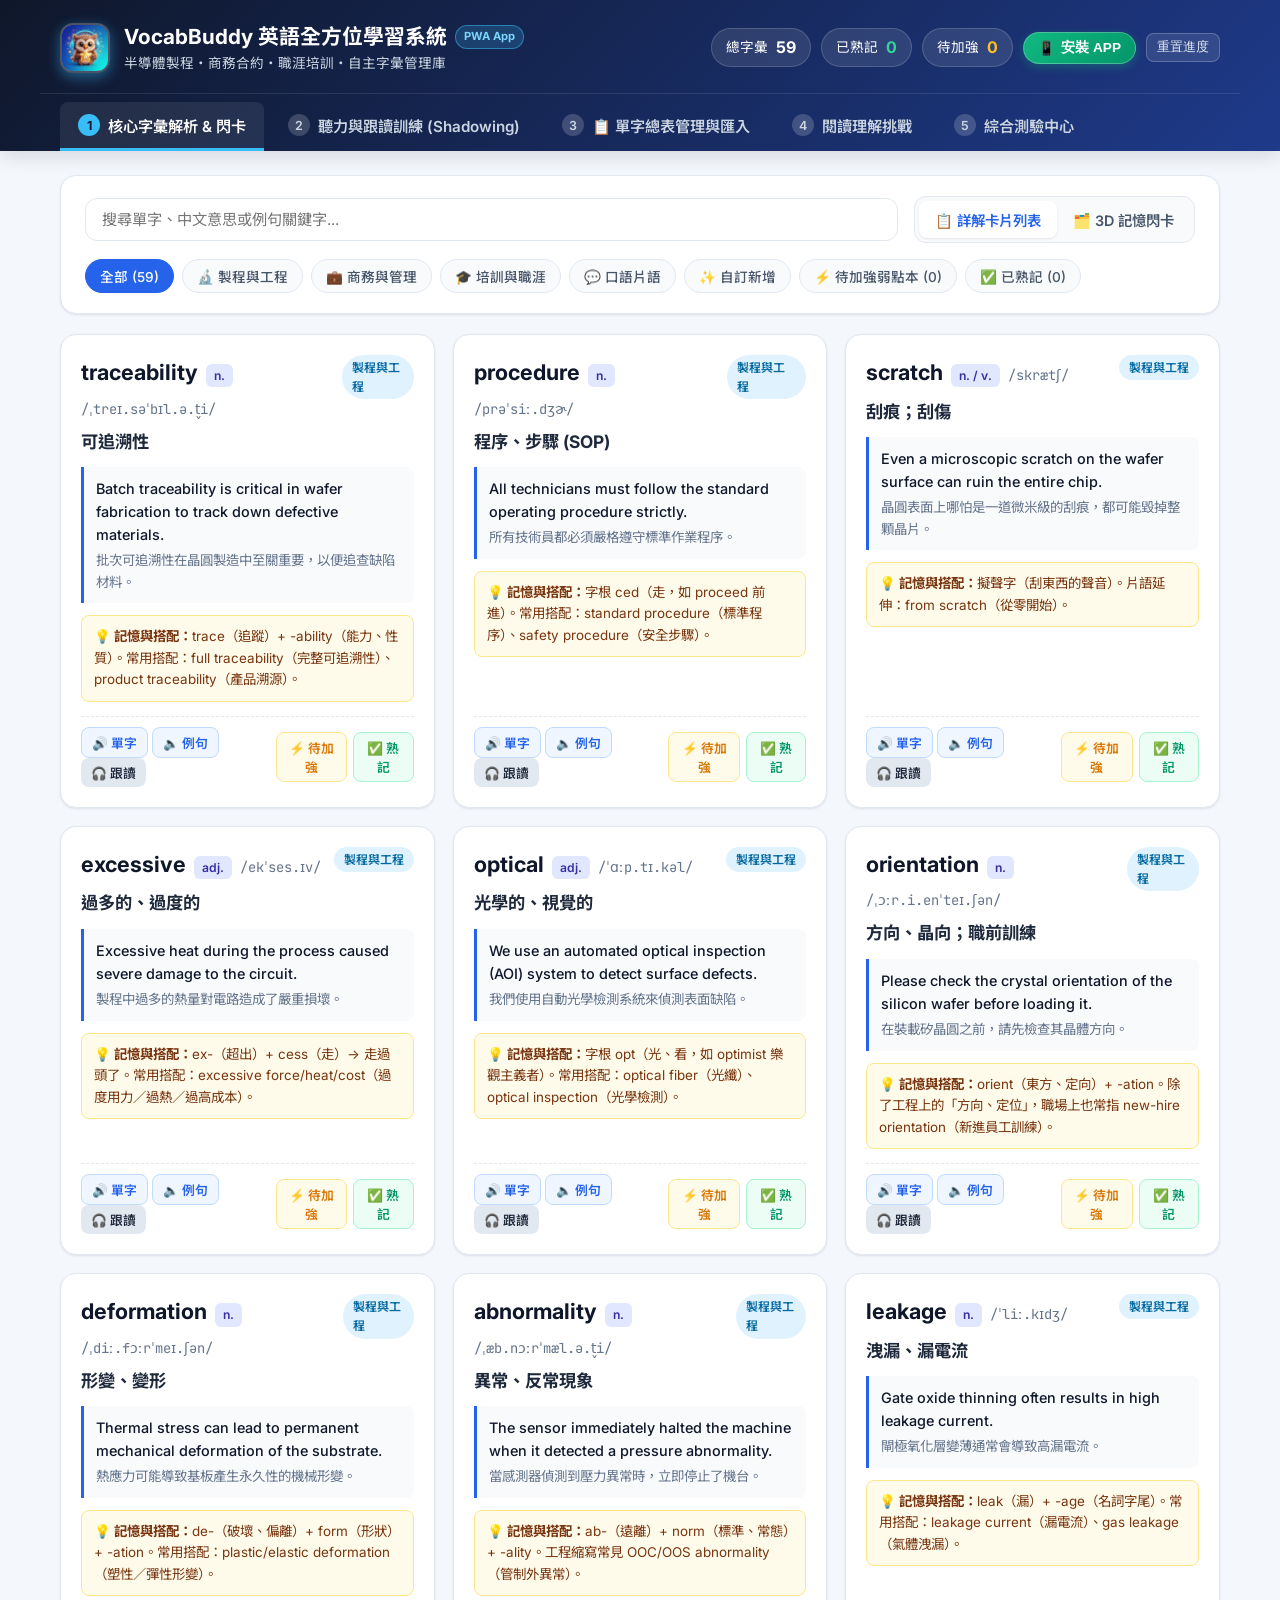
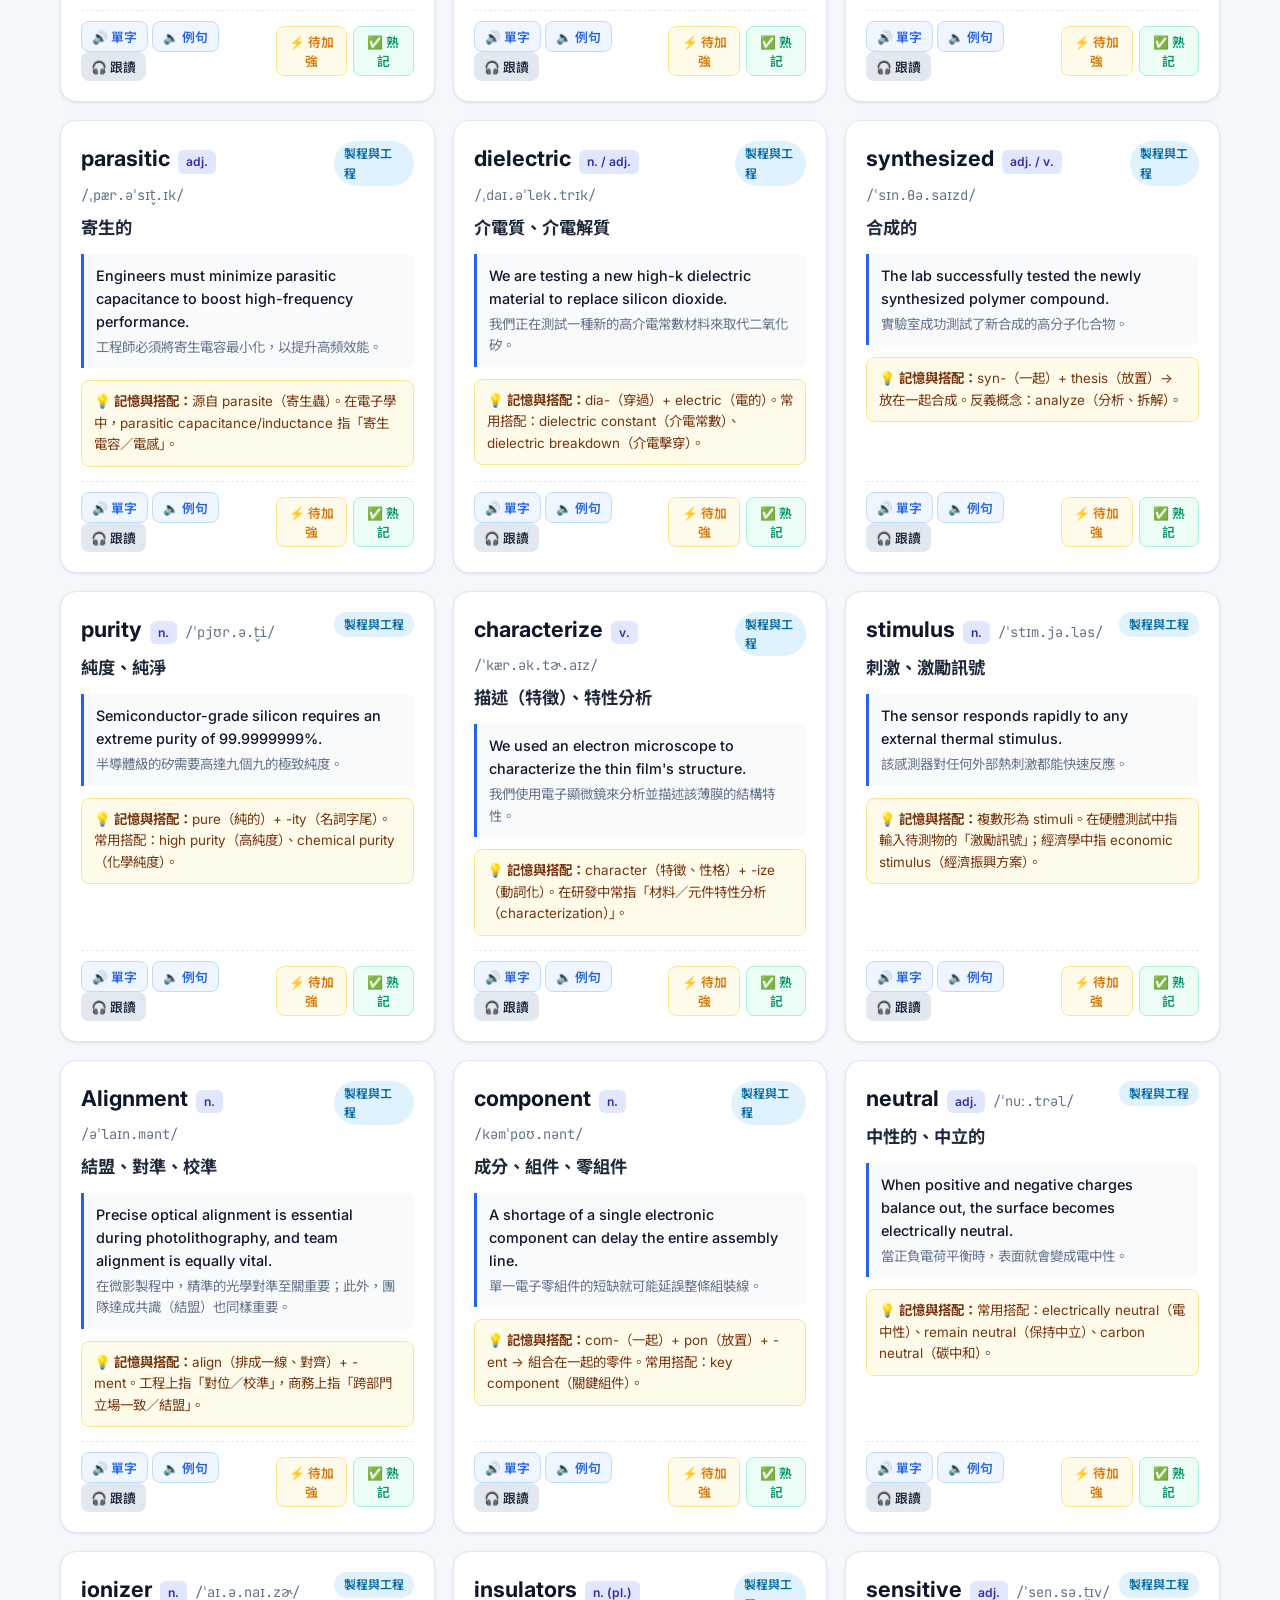
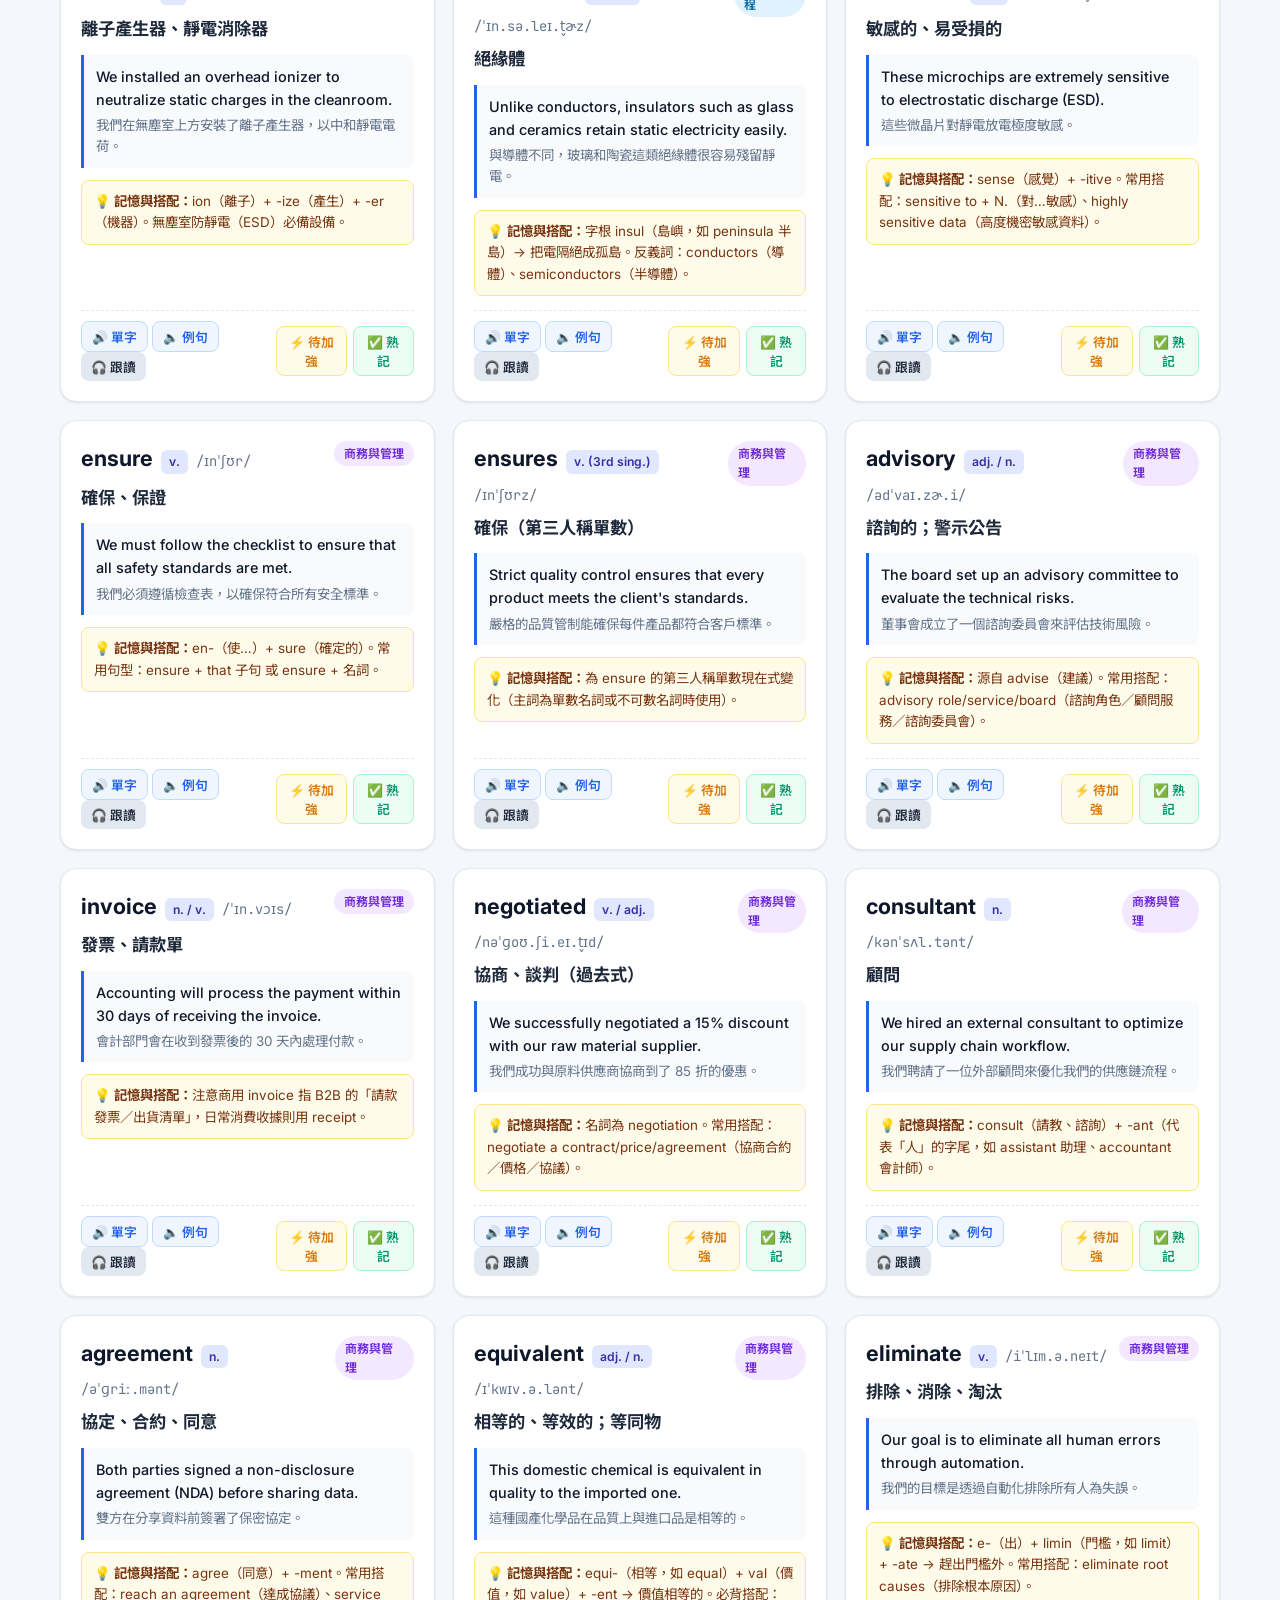
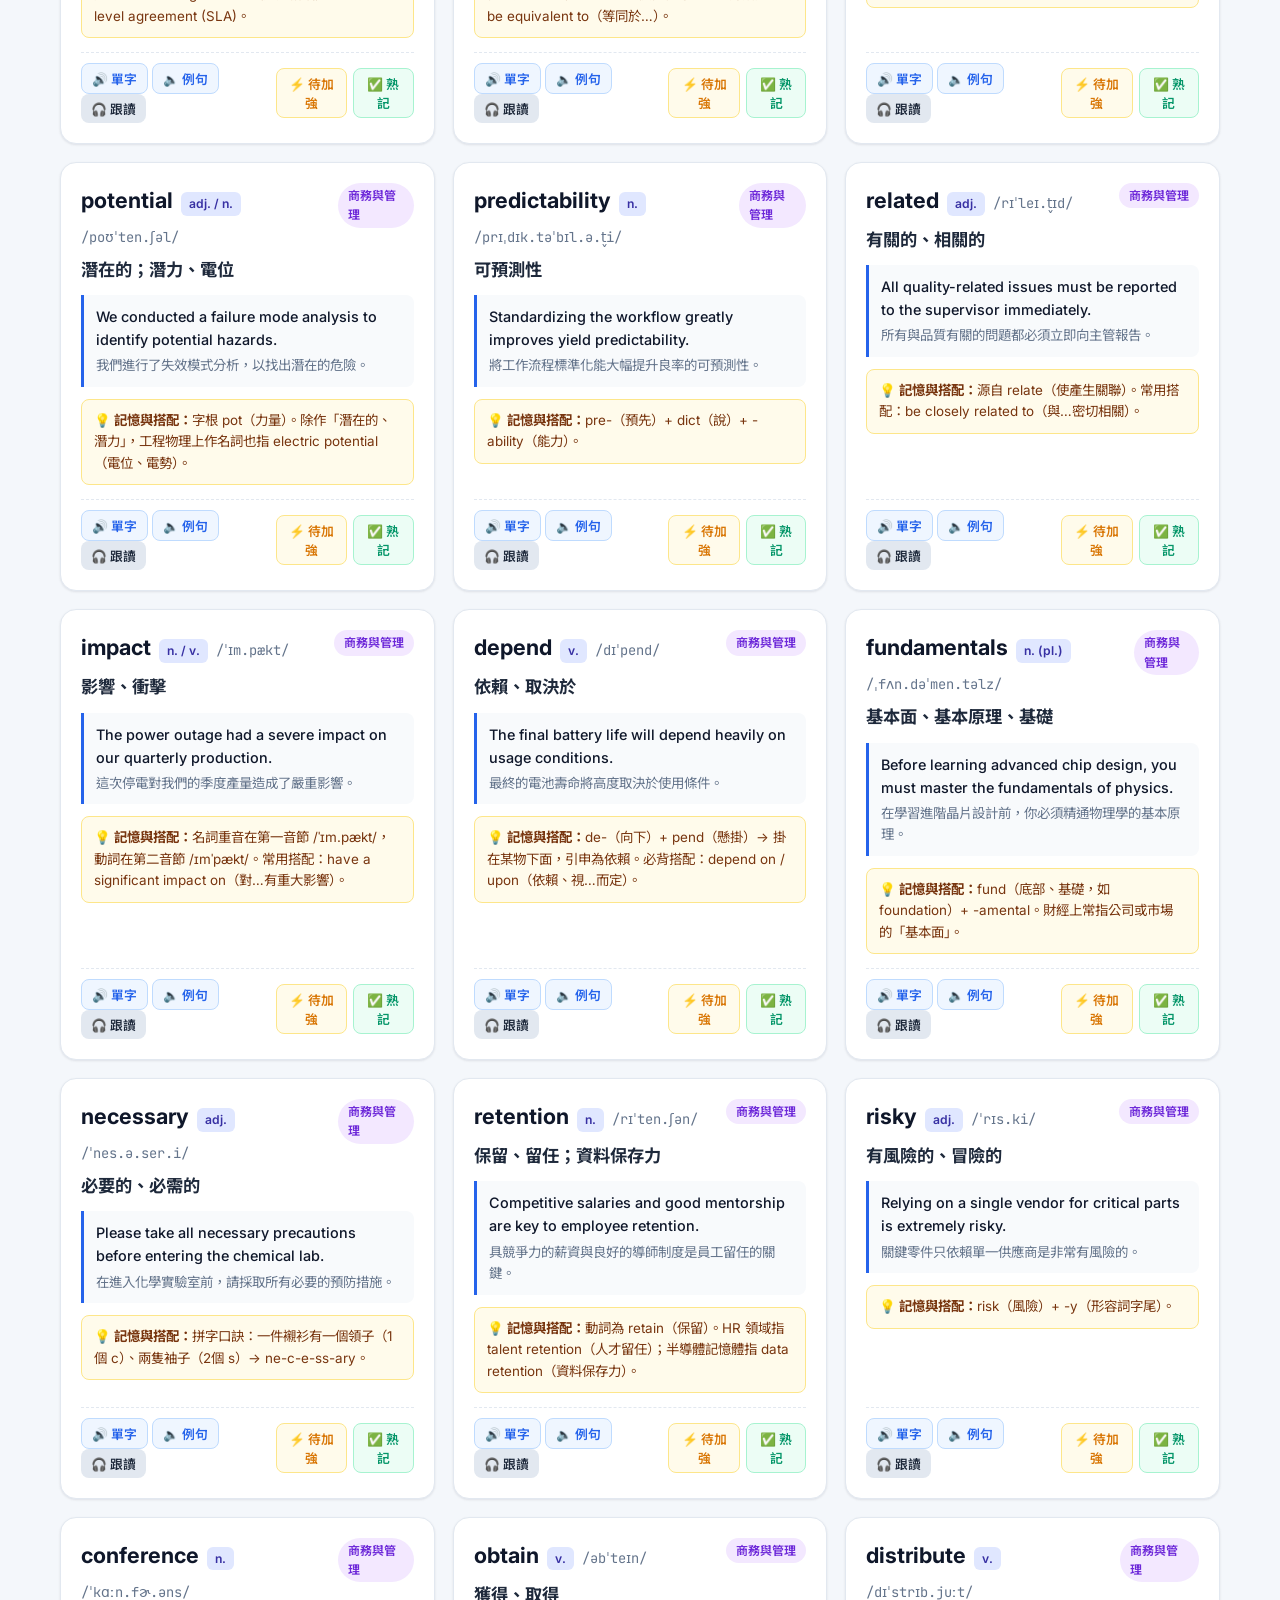
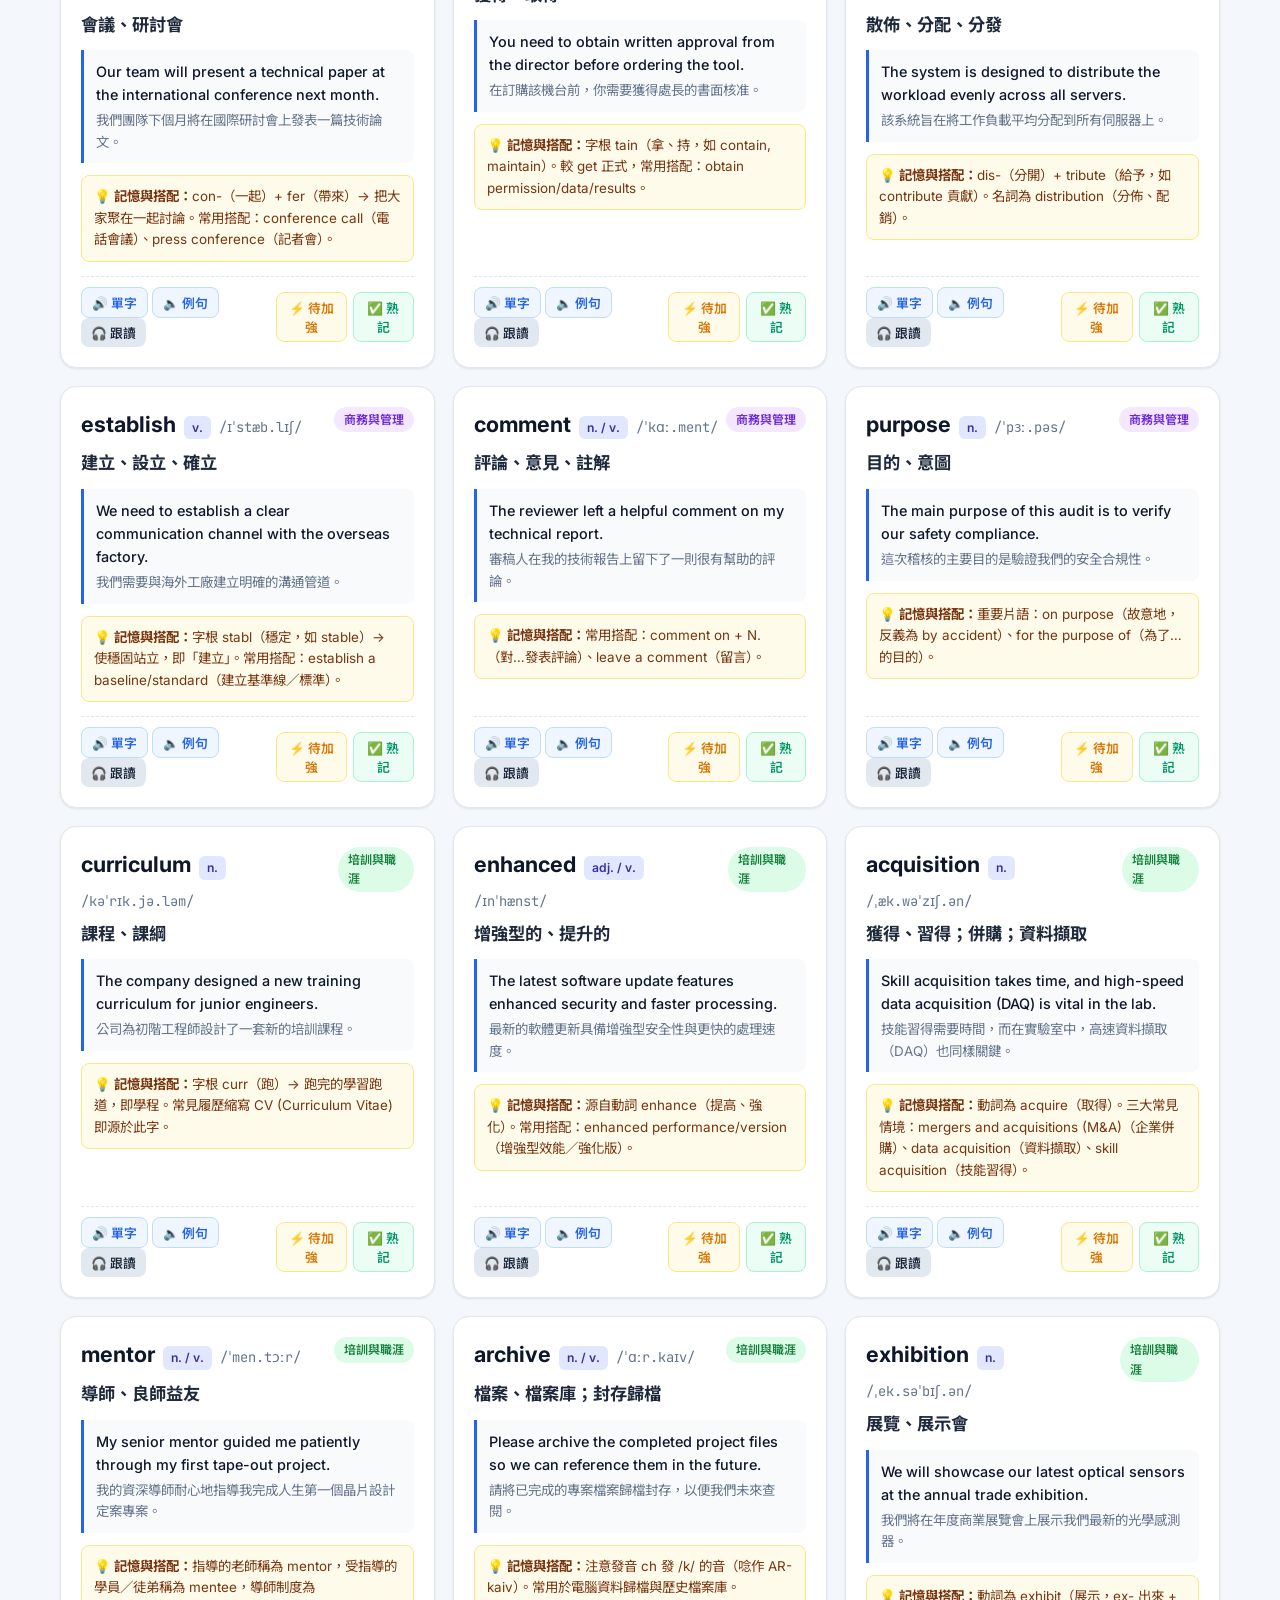
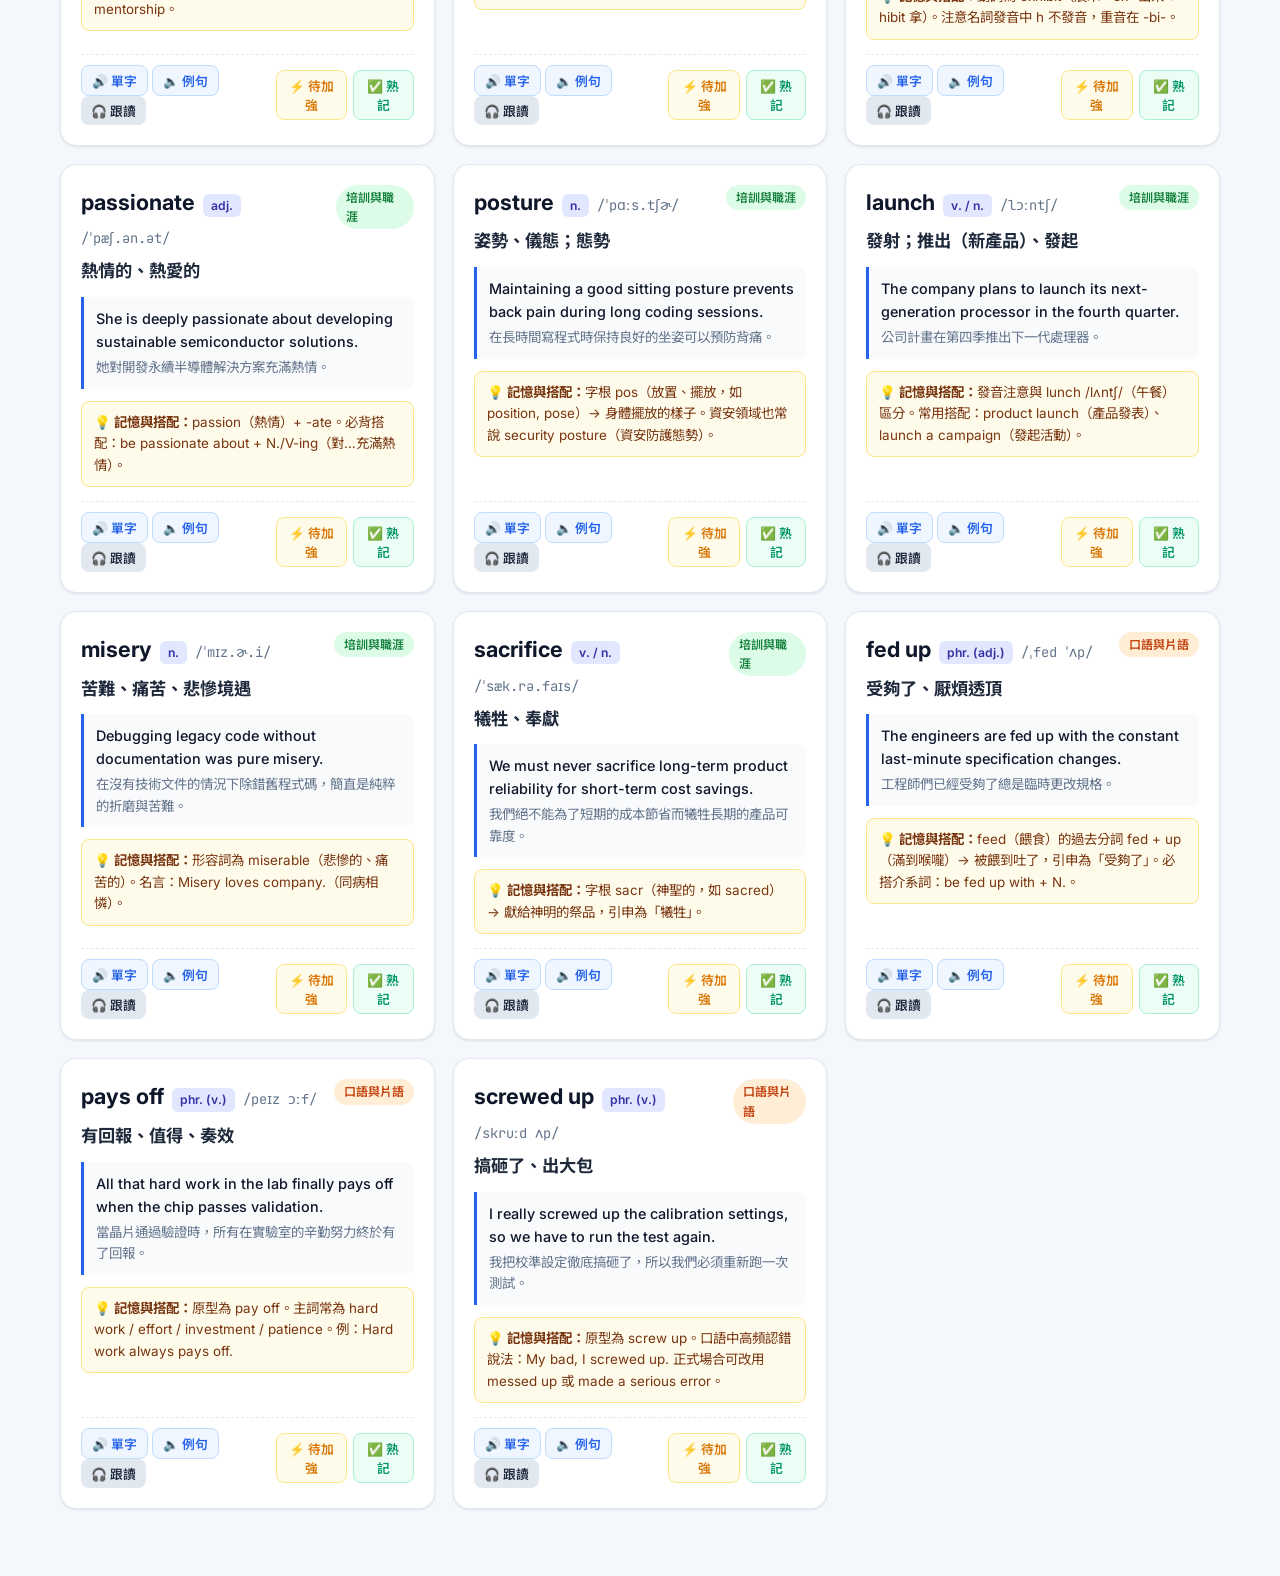
<file: index.html>
<!DOCTYPE html>
<html lang="zh-Hant">
<head>
  <meta charset="UTF-8" />
  <meta name="viewport" content="width=device-width, initial-scale=1.0" />
  <title>VocabBuddy — 英語全方位學習與測驗系統</title>
  <meta name="description" content="專為工程、商務與職涯打造的互動式英語單字閃卡、閱讀理解、雙人聽力跟讀、單字總表管理與弱點測驗系統。" />

  <script>
    // 確保 GitHub Pages 子目錄網址結尾有斜線，讓 manifest.json 與 sw.js 正確解析
    if (location.pathname.endsWith('/vocabulary-review')) {
      location.replace(location.pathname + '/' + location.search + location.hash);
    }
  </script>

  <!-- PWA & Mobile Web App Meta -->
  <link rel="manifest" href="manifest.json" />
  <link rel="icon" type="image/png" sizes="64x64" href="icons/favicon-64.png" />
  <link rel="apple-touch-icon" sizes="180x180" href="icons/apple-touch-icon.png" />
  <meta name="theme-color" content="#1e3a8a" />
  <meta name="apple-mobile-web-app-capable" content="yes" />
  <meta name="apple-mobile-web-app-status-bar-style" content="black-translucent" />
  <meta name="apple-mobile-web-app-title" content="VocabBuddy" />
  <meta name="mobile-web-app-capable" content="yes" />

  <link rel="preconnect" href="https://fonts.googleapis.com">
  <link rel="preconnect" href="https://fonts.gstatic.com" crossorigin>
  <link href="https://fonts.googleapis.com/css2?family=Inter:wght@400;500;600;700&family=Noto+Sans+TC:wght@400;500;600;700&family=JetBrains+Mono:wght@400;500&display=swap" rel="stylesheet">
  <link rel="stylesheet" href="styles.css?v=3.0" />
</head>
<body>
  <!-- LINE / FB 內建瀏覽器偵測提醒橫幅 -->
  <div id="inapp-browser-banner" class="inapp-browser-banner" style="display: none;">
    <div>⚠️ 偵測到您正在使用 <strong>LINE / 應用程式內建瀏覽器</strong>。受限於系統安全機制，無法直接安裝。請點擊右上角「<strong>⋮</strong>」或分享，選擇<strong>【在預設瀏覽器 / Chrome 中開啟】</strong>即可一鍵安裝為手機 App！</div>
    <button class="banner-close-btn" type="button" onclick="document.getElementById('inapp-browser-banner').style.display='none'">✕</button>
  </div>

  <!-- PWA 一鍵安裝浮動橫幅 (Android / Pixel / 桌面 Chrome) -->
  <div id="pwa-install-banner" class="pwa-install-banner" style="display: none;">
    <div class="pwa-install-info">
      <img src="icons/icon-192.png" alt="VocabBuddy Icon" width="42" height="42" class="pwa-banner-icon" />
      <div>
        <div class="pwa-banner-title">安裝 VocabBuddy 英語學習 App</div>
        <div class="pwa-banner-desc">常駐手機與電腦桌面，支援離線全螢幕背單字與聽力跟讀！</div>
      </div>
    </div>
    <div class="pwa-install-actions">
      <button id="pwa-banner-install-btn" class="btn-install-glow" type="button" onclick="window.triggerPWAInstall()">📲 立即安裝</button>
      <button id="pwa-banner-dismiss-btn" class="btn-ghost-light btn-sm" type="button" onclick="document.getElementById('pwa-install-banner').style.display='none';sessionStorage.setItem('vocab_pwa_dismissed','1');">稍後</button>
    </div>
  </div>

  <!-- 頂部導覽與學習進度列 -->
  <header class="top-header">
    <div class="container header-inner">
      <div class="brand">
        <img src="icons/icon-192.png" alt="VocabBuddy App Icon" class="brand-app-icon" width="50" height="50" />
        <div>
          <div class="brand-title-row">
            <h1 class="brand-title">VocabBuddy 英語全方位學習系統</h1>
            <span class="pwa-ready-badge">PWA App</span>
          </div>
          <p class="brand-subtitle">半導體製程・商務合約・職涯培訓・自主字彙管理庫</p>
        </div>
      </div>

      <div class="stats-bar">
        <div class="stat-pill">
          <span class="stat-label">總字彙</span>
          <strong id="stat-total">59</strong>
        </div>
        <div class="stat-pill stat-mastered">
          <span class="stat-label">已熟記</span>
          <strong id="stat-mastered">0</strong>
        </div>
        <div class="stat-pill stat-weak">
          <span class="stat-label">待加強</span>
          <strong id="stat-weak">0</strong>
        </div>
        <button id="open-install-modal-btn" class="btn-install-header" type="button" onclick="window.handleHeaderInstallClick()" title="安裝到手機或電腦桌面">
          <span>📱</span> 安裝 APP
        </button>
        <button id="btn-reset-progress" class="btn-ghost-light btn-sm" type="button" title="重置熟記與錯題紀錄">重置進度</button>
      </div>
    </div>

    <!-- 五大模組切換 Tabs -->
    <div class="container nav-tabs-wrapper">
      <nav class="nav-tabs" role="tablist">
        <button class="nav-tab active" data-tab="vocab" role="tab">
          <span class="tab-num">1</span> 核心字彙解析 & 閃卡
        </button>
        <button class="nav-tab" data-tab="listening" role="tab">
          <span class="tab-num">2</span> 聽力與跟讀訓練 (Shadowing)
        </button>
        <button class="nav-tab" data-tab="table" role="tab">
          <span class="tab-num">3</span> 📋 單字總表管理與匯入
        </button>
        <button class="nav-tab" data-tab="reading" role="tab">
          <span class="tab-num">4</span> 閱讀理解挑戰
        </button>
        <button class="nav-tab" data-tab="quiz" role="tab">
          <span class="tab-num">5</span> 綜合測驗中心
        </button>
      </nav>
    </div>
  </header>

  <main class="container main-content">
    <!-- ==================== 模組 1：核心字彙解析 ==================== -->
    <section id="tab-vocab" class="tab-panel active">
      <div class="toolbar-card">
        <div class="toolbar-top">
          <div class="search-box">
            <input type="text" id="vocab-search" placeholder="搜尋單字、中文意思或例句關鍵字..." />
          </div>
          <div class="view-toggle">
            <button id="view-list-btn" class="btn-toggle active">📋 詳解卡片列表</button>
            <button id="view-flashcard-btn" class="btn-toggle">🗂️ 3D 記憶閃卡</button>
          </div>
        </div>

        <div class="filter-bar">
          <div class="filter-group" id="category-filters">
            <button class="chip active" data-cat="all">全部 (<span id="cat-count-all">59</span>)</button>
            <button class="chip" data-cat="engineering">🔬 製程與工程</button>
            <button class="chip" data-cat="business">💼 商務與管理</button>
            <button class="chip" data-cat="career">🎓 培訓與職涯</button>
            <button class="chip" data-cat="idiom">💬 口語片語</button>
            <button class="chip" data-cat="custom">✨ 自訂新增</button>
            <button class="chip chip-weak" data-cat="weak">⚡ 待加強弱點本 (<span id="weak-count-chip">0</span>)</button>
            <button class="chip chip-mastered" data-cat="mastered">✅ 已熟記 (<span id="mastered-count-chip">0</span>)</button>
          </div>
        </div>
      </div>

      <!-- 列表檢視 -->
      <div id="vocab-list-view" class="vocab-grid"></div>

      <!-- 3D 閃卡檢視 -->
      <div id="vocab-flashcard-view" class="flashcard-stage hidden">
        <div class="flashcard-progress">
          <span id="fc-counter">1 / 59</span>
          <span class="fc-hint">點擊卡片翻面・支援鍵盤 ← → 切換、空白鍵翻面</span>
        </div>

        <div id="flashcard-box" class="flashcard">
          <div class="flashcard-inner">
            <div class="flashcard-front">
              <span id="fc-category" class="badge">製程與工程</span>
              <h2 id="fc-word" class="fc-word">traceability</h2>
              <p id="fc-phonetic" class="fc-phonetic">/ˌtreɪ.səˈbɪl.ə.t̬i/</p>
              <button id="fc-speak-front" class="btn-audio">🔊 播放發音</button>
              <p class="fc-tap-tip">點擊翻看中文與情境例句 ↻</p>
            </div>
            <div class="flashcard-back">
              <div class="fc-back-header">
                <strong id="fc-back-word">traceability</strong>
                <span id="fc-pos" class="pos-tag">n.</span>
              </div>
              <h3 id="fc-zh" class="fc-zh">可追溯性</h3>
              <div class="fc-example-box">
                <p id="fc-example" class="fc-en"></p>
                <p id="fc-example-zh" class="fc-zh-sub"></p>
              </div>
              <div class="fc-memory-box">
                <span class="memory-label">💡 記憶小幫手</span>
                <p id="fc-memory"></p>
              </div>
            </div>
          </div>
        </div>

        <div class="flashcard-controls">
          <button id="fc-prev" class="btn-secondary">← 上一個</button>
          <button id="fc-mark-weak" class="btn-warning">⚡ 加入待加強</button>
          <button id="fc-mark-mastered" class="btn-success">✅ 標記已熟記</button>
          <button id="fc-next" class="btn-primary">下一個 →</button>
        </div>
      </div>
    </section>

    <!-- ==================== 模組 2：聽力與跟讀訓練 (Shadowing & Loop) ==================== -->
    <section id="tab-listening" class="tab-panel">
      <!-- 需求 1：單字/片語專屬循環跟讀播放器 (Word/Phrase Shadowing Station) -->
      <div class="card word-shadow-card">
        <div class="card-header-flex">
          <div>
            <span class="section-badge">Feature 1: Word & Phrase Shadowing</span>
            <h2 class="card-title">🎧 單獨選取單字／片語：反覆連續播放與跟讀</h2>
            <p class="text-muted">可直接挑選指定單字或片語，自訂循環次數、跟讀停頓時間與語速，建立自然肌肉記憶！</p>
          </div>
        </div>

        <div class="shadow-player-layout">
          <!-- 左側單字選取與播放控制器 -->
          <div class="shadow-player-left">
            <div class="player-select-row">
              <label for="shadow-word-select"><strong>📌 選擇練習目標：</strong></label>
              <select id="shadow-word-select" class="select-control shadow-word-dropdown"></select>
            </div>

            <!-- 當前選定單字大卡片 -->
            <div class="shadow-target-display" id="shadow-target-box">
              <div class="shadow-badge-row">
                <span id="shadow-pos" class="pos-tag">n.</span>
                <span id="shadow-cat" class="badge">製程與工程</span>
                <span id="shadow-status-tag" class="status-indicator"></span>
              </div>
              <div class="shadow-big-word-row">
                <h3 id="shadow-word" class="shadow-big-word">traceability</h3>
                <span id="shadow-phonetic" class="shadow-phonetic">/ˌtreɪ.səˈbɪl.ə.t̬i/</span>
              </div>
              <div id="shadow-zh" class="shadow-zh">可追溯性</div>

              <!-- 例句區 -->
              <div class="shadow-example-box">
                <div class="shadow-ex-header">
                  <span class="ex-label">例句跟讀：</span>
                  <button id="shadow-speak-ex-btn" class="btn-audio btn-sm" type="button">🔈 單聽例句</button>
                </div>
                <p id="shadow-ex-en" class="shadow-ex-en">Batch traceability is critical in wafer fabrication to track down defective materials.</p>
                <p id="shadow-ex-zh" class="shadow-ex-zh">批次可追溯性在晶圓製造中至關重要，以便追查缺陷材料。</p>
              </div>

              <!-- 播放進度與狀態指示燈 -->
              <div class="shadow-loop-status" id="shadow-loop-status">
                <span class="status-dot"></span>
                <span id="shadow-status-text">待機中，隨時可開始練習</span>
              </div>
            </div>
          </div>

          <!-- 右側參數控制面板 -->
          <div class="shadow-player-right">
            <h4 class="settings-title">⚙️ 跟讀與循環播放設定</h4>

            <div class="setting-item">
              <label for="shadow-scope">🎯 練習範圍：</label>
              <select id="shadow-scope" class="select-control">
                <option value="current" selected>只練習目前選取的單字／片語</option>
                <option value="all">全部單字（從目前這個開始依序往下）</option>
                <option value="weak">⚡ 待加強弱點單字</option>
                <option value="checked">☑️ 總表中我勾選的單字</option>
              </select>
            </div>

            <div class="setting-item">
              <label for="shadow-list-loop">♾️ 清單循環（練習範圍有多個單字時）：</label>
              <select id="shadow-list-loop" class="select-control">
                <option value="0" selected>每個單字練完就換下一個，整份練完一輪即停止</option>
                <option value="1">整份清單練完後從頭再循環（無限）</option>
              </select>
            </div>

            <div class="setting-item">
              <label for="shadow-order">🔀 清單順序：</label>
              <select id="shadow-order" class="select-control">
                <option value="seq" selected>依清單順序</option>
                <option value="random">隨機打亂順序</option>
              </select>
            </div>

            <div class="setting-item">
              <label for="shadow-play-target">🔊 播放內容模式：</label>
              <select id="shadow-play-target" class="select-control">
                <option value="word" selected>只重複朗讀單字 / 片語</option>
                <option value="both">單字 ＋ 情境例句 一起讀</option>
                <option value="example">只重複朗讀情境例句</option>
              </select>
            </div>

            <div class="setting-item">
              <label for="shadow-repeat-count">🔁 每個單字重複播放次數：</label>
              <select id="shadow-repeat-count" class="select-control">
                <option value="1">1 次</option>
                <option value="2">2 次</option>
                <option value="3">3 次 (基礎適應)</option>
                <option value="5" selected>5 次 (黃金記憶推薦)</option>
                <option value="10">10 次 (強化直覺)</option>
                <option value="20">20 次 (肌肉記憶)</option>
                <option value="999">無限重複（直到按停止）</option>
              </select>
            </div>

            <div class="setting-item">
              <label for="shadow-interval">⏳ 每次播放間停頓（供開口跟讀）：</label>
              <select id="shadow-interval" class="select-control">
                <option value="1.0">1.0 秒 (緊湊跟讀)</option>
                <option value="1.8" selected>1.8 秒 (標準跟讀練習)</option>
                <option value="2.5">2.5 秒 (充裕複述時間)</option>
                <option value="3.5">3.5 秒 (完整長句複述)</option>
              </select>
            </div>

            <div class="setting-item">
              <label for="shadow-rate">⚡ 語速控制：</label>
              <select id="shadow-rate" class="select-control">
                <option value="0.75">0.75x (慢速磨耳朵)</option>
                <option value="0.9">0.90x (微慢清晰)</option>
                <option value="1.0" selected>1.0x (標準美語語速)</option>
                <option value="1.15">1.15x (流暢挑戰)</option>
              </select>
            </div>

            <!-- 控制按鈕 -->
            <div class="shadow-btn-row">
              <button id="shadow-start-btn" class="btn-primary btn-lg" type="button">
                ▶️ 開始連續循環跟讀
              </button>
              <button id="shadow-stop-btn" class="btn-secondary btn-lg" type="button">
                ⏹️ 停止播放
              </button>
            </div>

            <div class="shadow-nav-btns">
              <button id="shadow-prev-btn" class="btn-ghost" type="button">⏮️ 上一個單字</button>
              <button id="shadow-next-btn" class="btn-ghost" type="button">⏭️ 下一個單字</button>
            </div>
          </div>
        </div>
      </div>

      <!-- 原有：雙人情境對話（無塵室對話與聽力克漏字填空） -->
      <div class="card listening-header-card mt-4">
        <div class="card-header-flex">
          <div>
            <span class="section-badge">Dialogue Shadowing Studio</span>
            <h3 class="card-title">🎙️ 雙人情境短文對話：無塵室製程異常檢討與改善</h3>
            <p class="text-muted">角色：<strong>Jamie</strong>（初階製程工程師） ＆ <strong>Alex</strong>（資深導師 Mentor）</p>
          </div>
          <div class="audio-studio-controls">
            <button id="btn-play-dialogue" class="btn-primary" type="button">▶️ 連續播放整段對話</button>
            <button id="btn-stop-dialogue" class="btn-secondary" type="button">⏹️ 停止</button>
            <select id="speech-rate" class="select-control" aria-label="語速調整">
              <option value="0.75">🐢 慢速跟讀 (0.75x)</option>
              <option value="0.9">🚶 稍慢清晰 (0.90x)</option>
              <option value="1" selected>⚡ 標準語速 (1.0x)</option>
              <option value="1.15">🚀 挑戰快語速 (1.15x)</option>
            </select>
            <button id="btn-toggle-dialogue-zh" class="btn-ghost btn-sm" type="button">切換中文翻譯</button>
          </div>
        </div>

        <div class="shadowing-tips-grid">
          <div class="tip-box">
            <strong>🔗 片語連音技巧 (Linking)</strong>
            <p><code>fed up</code> → 唸作 <em>/fe-dʌp/</em>；<code>screwed up</code> → 唸作 <em>/skruː-dʌp/</em>；<code>pays off</code> → 唸作 <em>/peɪ-zɔːf/</em>。</p>
          </div>
          <div class="tip-box">
            <strong>🎯 多音節工程字重音規則</strong>
            <p>凡是 <code>-ity</code> 結尾（如 <code>trace-a-BIL-i-ty</code>, <code>pre-dict-a-BIL-i-ty</code>, <code>ab-nor-MAL-i-ty</code>），重音一律落在 <code>-ity</code> 前一音節！</p>
          </div>
          <div class="tip-box">
            <strong>⚠️ 易讀錯字特別提醒</strong>
            <p><code>archive</code> 唸作 <em>/ˈɑːr.kaɪv/</em>（ch 發 /k/）；<code>exhibition</code> 唸作 <em>/ˌek.səˈbɪʃ.ən/</em>（h 不發音）。</p>
          </div>
        </div>
      </div>

      <div id="dialogue-list" class="dialogue-container"></div>

      <!-- 聽力填空練習區 -->
      <div class="card dictation-card">
        <div class="card-header-flex">
          <div>
            <span class="section-badge">Dictation Challenge</span>
            <h3 class="card-title">✍️ 聽力克漏字填空挑戰</h3>
            <p class="text-muted">點擊每題的「播放音檔」按鈕，聽音填入正確的核心單字或片語。</p>
          </div>
          <div class="quiz-actions-row">
            <button id="btn-check-dictation" class="btn-primary" type="button">檢核聽力填空</button>
            <button id="btn-show-dictation-ans" class="btn-secondary" type="button">直接看解答</button>
          </div>
        </div>
        <div id="dictation-container" class="dictation-list"></div>
      </div>
    </section>

    <!-- ==================== 模組 3：單字總表管理與匯入 (Vocabulary Table Management) ==================== -->
    <section id="tab-table" class="tab-panel">
      <!-- 需求 2：單字總表管理控制台 (Table Management) -->
      <div class="card">
        <div class="card-header-flex">
          <div>
            <span class="section-badge">Feature 2: Full Vocabulary Table & Import</span>
            <h2 class="card-title">📋 單字總表管理與批次匯入中心</h2>
            <p class="text-muted">支援隨時<strong>匯入新單字</strong>、<strong>刪除熟悉/不需要的單字</strong>、<strong>快速篩選</strong>與<strong>匯出備份 (JSON/CSV)</strong>。</p>
          </div>
          <div class="table-actions-top">
            <button id="btn-open-import-modal" class="btn-primary" type="button">
              📥 批次匯入新單字
            </button>
            <button id="btn-open-add-single" class="btn-secondary" type="button">
              ➕ 新增單筆單字
            </button>
            <button id="btn-export-vocab" class="btn-ghost" type="button">
              💾 匯出備份 (JSON)
            </button>
            <button id="btn-restore-defaults" class="btn-ghost" type="button" title="重置為初始 59 個工程與商務單字">
              🔄 還原預設單字庫
            </button>
          </div>
        </div>

        <!-- 總表篩選工具列 -->
        <div class="table-filter-bar">
          <div class="table-search-box">
            <input type="text" id="table-search-input" placeholder="過濾總表：搜尋英文、中文、詞性或例句..." />
          </div>
          <div class="table-category-select">
            <select id="table-cat-filter" class="select-control">
              <option value="all">所有類別 (全部)</option>
              <option value="engineering">🔬 製程與工程</option>
              <option value="business">💼 商務與管理</option>
              <option value="career">🎓 培訓與職涯</option>
              <option value="idiom">💬 口語片語</option>
              <option value="custom">✨ 自訂新增</option>
              <option value="mastered">✅ 已熟記單字</option>
              <option value="weak">⚡ 待加強弱點</option>
            </select>
          </div>
          <div class="table-stats-info">
            顯示 <strong id="table-showing-count">59</strong> / 總計 <strong id="table-total-count">59</strong> 個單字
          </div>
        </div>

        <!-- 勾選後的批次操作 -->
        <div class="table-bulk-bar">
          <span>☑️ 已勾選 <strong id="table-checked-count">0</strong> 個</span>
          <button id="btn-shadow-checked" class="btn-primary btn-sm" type="button">🎧 跟讀勾選的單字</button>
          <button id="btn-delete-checked" class="btn-ghost btn-sm btn-danger-text" type="button">🗑️ 刪除勾選的單字</button>
          <button id="btn-delete-mastered" class="btn-ghost btn-sm btn-danger-text" type="button">🧹 一鍵刪除全部「已熟記」單字</button>
        </div>

        <!-- 單字總表 Table -->
        <div class="table-responsive">
          <table class="vocab-table">
            <thead>
              <tr>
                <th style="width: 40px; text-align:center;"><input type="checkbox" id="table-check-all" title="全選／取消全選目前列表" aria-label="全選" /></th>
                <th style="width: 50px;">#</th>
                <th style="width: 170px;">單字 (Word)</th>
                <th style="width: 140px;">音標 (Phonetic)</th>
                <th style="width: 70px;">詞性</th>
                <th style="width: 160px;">中文釋義</th>
                <th style="width: 110px;">類別</th>
                <th>情境例句與中文</th>
                <th style="width: 160px; text-align: center;">操作管理</th>
              </tr>
            </thead>
            <tbody id="vocab-table-body"></tbody>
          </table>
        </div>
      </div>
    </section>

    <!-- ==================== 模組 4：閱讀理解挑戰 ==================== -->
    <section id="tab-reading" class="tab-panel">
      <div class="section-grid">
        <div class="card reading-article-card">
          <div class="card-header-flex">
            <div>
              <span class="section-badge">Reading Comprehension</span>
              <h2 id="reading-title" class="card-title"></h2>
            </div>
            <div class="reading-actions">
              <button id="btn-read-article" class="btn-audio" type="button">🔊 朗讀全文</button>
              <button id="btn-toggle-reading-zh" class="btn-secondary btn-sm" type="button">顯示/隱藏中譯</button>
            </div>
          </div>
          <p class="helper-banner">💡 提示：點擊文章中任何 <strong>藍色高亮單字</strong>，即可直接聽發音並查看中文解析與記憶技巧！</p>
          <div id="reading-content" class="reading-body"></div>
        </div>

        <div class="card reading-quiz-card">
          <span class="section-badge">Comprehension Check</span>
          <h3 class="card-title">閱讀理解測驗（3 題）</h3>
          <div id="reading-questions-container"></div>
          <div class="quiz-actions-row">
            <button id="btn-check-reading" class="btn-primary" type="button">批改閱讀測驗</button>
            <button id="btn-reset-reading" class="btn-ghost" type="button">重做</button>
          </div>
          <div id="reading-score-banner" class="score-banner hidden"></div>
        </div>
      </div>
    </section>

    <!-- ==================== 模組 5：綜合測驗中心 ==================== -->
    <section id="tab-quiz" class="tab-panel">
      <div class="card quiz-control-banner">
        <div class="card-header-flex">
          <div>
            <span class="section-badge">Interactive Quiz Center</span>
            <h2 class="card-title">🏆 綜合隨堂測驗與弱點強化系統</h2>
            <p class="text-muted">支援「標準第一輪隨堂考」、「全題庫隨機出題」與「只考待加強弱點單字」！答錯題目會自動收錄至「待加強弱點本」。</p>
          </div>
          <div class="quiz-mode-buttons">
            <button id="btn-quiz-standard" class="btn-secondary" type="button">📘 載入標準隨堂考卷</button>
            <button id="btn-quiz-random" class="btn-primary" type="button">🎲 隨機生成新一輪測驗</button>
            <button id="btn-quiz-weak" class="btn-warning" type="button">⚡ 專攻「待加強」單字測驗</button>
          </div>
        </div>
      </div>

      <div id="quiz-score-summary" class="score-banner hidden"></div>

      <!-- Part A: 字義與語境選擇題 -->
      <div class="card quiz-section-card">
        <h3 class="quiz-part-title">Part A. 字義配對與語境選擇題（5 題，每題 10 分）</h3>
        <div id="quiz-part-a"></div>
      </div>

      <!-- Part B: 字首提示填空題 -->
      <div class="card quiz-section-card">
        <h3 class="quiz-part-title">Part B. 上下文字首提示填空題（5 題，每題 10 分）</h3>
        <p class="text-muted mb-1">請填入完整單字（已提供第一個字母與中文提示，輸入包含字首之完整英文單字）：</p>
        <div id="quiz-part-b"></div>
      </div>

      <!-- Part C: 翻譯與指定單字造句題 -->
      <div class="card quiz-section-card">
        <h3 class="quiz-part-title">Part C. 翻譯與指定單字造句題（2 題，智慧關鍵字檢核與參考範本）</h3>
        <div id="quiz-part-c"></div>
      </div>

      <div class="quiz-submit-bar">
        <button id="btn-submit-quiz" class="btn-primary btn-lg" type="button">🎯 送出交卷並查看詳細解析</button>
        <button id="btn-reveal-quiz" class="btn-secondary btn-lg" type="button">👁️ 展開/收合全部解答</button>
      </div>
    </section>
  </main>

  <!-- 批次匯入新單字 Modal -->
  <div id="import-modal" class="modal-backdrop hidden" role="dialog" aria-modal="true">
    <div class="modal-card" style="max-width: 640px;">
      <button class="modal-close-btn" type="button" onclick="document.getElementById('import-modal').classList.add('hidden')">&times;</button>
      <span class="section-badge">Batch Import</span>
      <h3 class="card-title" style="margin-top: 6px;">📥 批次匯入新單字清單</h3>
      <p class="text-muted" style="margin-bottom: 12px;">支援多種格式貼上，系統自動辨識！每行一筆，例如：<br/>
        <code>單字 [Tab或空格] 中文意思</code> 或 <code>單字, 中文意思, 詞性, 例句</code>
      </p>

      <textarea id="import-textarea" class="import-textarea" placeholder="範例一（最簡易）：&#10;resilience 韌性&#10;scalability 可擴展性&#10;breakthrough 突破&#10;&#10;範例二（Tab / 包含詞性）：&#10;mitigate&#9;v.&#9;減輕、緩解&#10;benchmark&#9;n.&#9;基準、參照點"></textarea>

      <div class="import-options-row">
        <label>
          <strong>設定分類：</strong>
          <select id="import-cat-select" class="select-control" style="margin-left: 6px;">
            <option value="custom" selected>✨ 自訂新增</option>
            <option value="engineering">🔬 製程與工程</option>
            <option value="business">💼 商務與管理</option>
            <option value="career">🎓 培訓與職涯</option>
            <option value="idiom">💬 口語片語</option>
          </select>
        </label>
      </div>

      <div class="modal-footer-actions">
        <button class="btn-secondary" type="button" onclick="document.getElementById('import-modal').classList.add('hidden')">取消</button>
        <button id="btn-submit-import" class="btn-primary" type="button">🚀 確認解析並匯入庫存</button>
      </div>
    </div>
  </div>

  <!-- 新增/編輯單筆單字 Modal -->
  <div id="add-word-modal" class="modal-backdrop hidden" role="dialog" aria-modal="true">
    <div class="modal-card" style="max-width: 540px;">
      <button class="modal-close-btn" type="button" onclick="document.getElementById('add-word-modal').classList.add('hidden')">&times;</button>
      <span class="section-badge">Add Word</span>
      <h3 class="card-title" id="add-modal-title" style="margin-top: 6px;">➕ 新增單筆單字</h3>

      <div class="form-grid" style="display: grid; gap: 12px; margin-top: 14px;">
        <div>
          <label><strong>英文單字 (Word)*：</strong></label>
          <input type="text" id="add-input-word" class="form-control-input" placeholder="例如：throughput" />
        </div>
        <div style="display: grid; grid-template-columns: 1fr 1fr; gap: 10px;">
          <div>
            <label><strong>音標 (可選)：</strong></label>
            <input type="text" id="add-input-phonetic" class="form-control-input" placeholder="/ˈθruː.pʊt/" />
          </div>
          <div>
            <label><strong>詞性 (POS)*：</strong></label>
            <input type="text" id="add-input-pos" class="form-control-input" placeholder="n. / v. / adj." value="n." />
          </div>
        </div>
        <div>
          <label><strong>中文釋義*：</strong></label>
          <input type="text" id="add-input-zh" class="form-control-input" placeholder="例如：吞吐量、生產能力" />
        </div>
        <div>
          <label><strong>分類：</strong></label>
          <select id="add-input-category" class="select-control" style="width: 100%;">
            <option value="custom" selected>✨ 自訂新增</option>
            <option value="engineering">🔬 製程與工程</option>
            <option value="business">💼 商務與管理</option>
            <option value="career">🎓 培訓與職涯</option>
            <option value="idiom">💬 口語片語</option>
          </select>
        </div>
        <div>
          <label><strong>英文例句 (可選)：</strong></label>
          <textarea id="add-input-example" class="form-control-textarea" placeholder="例如：We optimized the process to maximize overall wafer throughput."></textarea>
        </div>
        <div>
          <label><strong>例句中譯 (可選)：</strong></label>
          <input type="text" id="add-input-example-zh" class="form-control-input" placeholder="我們優化了製程以最大化晶圓吞吐量。" />
        </div>
        <div>
          <label><strong>記憶小幫手 (可選)：</strong></label>
          <input type="text" id="add-input-memory" class="form-control-input" placeholder="through（穿過）+ put（放）→ 單位時間通過的量。" />
        </div>
      </div>

      <div class="modal-footer-actions" style="margin-top: 16px;">
        <button class="btn-secondary" type="button" onclick="document.getElementById('add-word-modal').classList.add('hidden')">取消</button>
        <button id="btn-save-single-word" class="btn-primary" type="button">儲存單字</button>
      </div>
    </div>
  </div>

  <!-- 點擊單字彈出小卡 Modal -->
  <div id="word-modal" class="modal-backdrop hidden" role="dialog" aria-modal="true">
    <div class="modal-card">
      <button id="modal-close" class="modal-close-btn" type="button" aria-label="關閉">&times;</button>
      <span id="modal-cat" class="badge"></span>
      <div class="modal-word-row">
        <h3 id="modal-word"></h3>
        <span id="modal-pos" class="pos-tag"></span>
        <button id="modal-speak" class="btn-audio btn-sm" type="button">🔊 發音</button>
      </div>
      <p id="modal-phonetic" class="fc-phonetic"></p>
      <h4 id="modal-zh" class="modal-zh"></h4>
      <div class="fc-example-box">
        <p id="modal-ex" class="fc-en"></p>
        <p id="modal-ex-zh" class="fc-zh-sub"></p>
      </div>
      <div class="fc-memory-box">
        <span class="memory-label">💡 記憶小幫手</span>
        <p id="modal-memory"></p>
      </div>
      <div class="modal-footer-actions">
        <button id="modal-btn-weak" class="btn-warning btn-sm" type="button">⚡ 標記待加強</button>
        <button id="modal-btn-mastered" class="btn-success btn-sm" type="button">✅ 標記已熟記</button>
      </div>
    </div>
  </div>

  <!-- 手機/電腦安裝 PWA App 教學與一鍵安裝 Modal -->
  <div id="install-modal" class="modal-backdrop hidden" role="dialog" aria-modal="true" aria-labelledby="install-modal-title">
    <div class="modal-card install-modal-card">
      <button id="install-modal-close" class="modal-close-btn" type="button" onclick="window.closeInstallModal()" aria-label="關閉">&times;</button>
      <div class="install-modal-header">
        <img src="icons/icon-192.png" alt="VocabBuddy Icon" width="60" height="60" class="install-modal-icon" />
        <div>
          <span class="section-badge">PWA Native App</span>
          <h3 id="install-modal-title" class="card-title">📱 手機免安裝商店 • 立即安裝教學</h3>
          <p class="text-muted">採用現代 PWA 技術，電腦與手機皆可直接「加入主畫面」秒速安裝成獨立全螢幕 App！</p>
        </div>
      </div>

      <!-- 針對 file:// 開啟時的提示區 -->
      <div id="file-protocol-warning" class="helper-banner hidden" style="background:#fffbeb; border-color:#fde68a; color:#92400e;">
        ⚠️ <strong>偵測到您目前直接開啟本地檔案 (file://)</strong>：瀏覽器規定必須透過 <code>http://localhost</code> 或 <code>https://</code> 才能彈出系統安裝視窗。<br/>
        👉 請直接點擊下方 <strong><a href="http://localhost:8090" style="color:#d97706;text-decoration:underline;">http://localhost:8090 (本地伺服器)</a></strong> 或 <strong><a href="https://hunter072088.github.io/vocabulary-review/" target="_blank" style="color:#2563eb;text-decoration:underline;">開啟 GitHub Pages 線上版</a></strong> 即可一鍵安裝！
      </div>

      <!-- 直接觸發系統安裝按鈕 -->
      <button id="modal-direct-install-btn" class="btn-direct-install" type="button" onclick="window.triggerPWAInstall()">
        📲 點此一鍵安裝 VocabBuddy App 到桌面 / 手機
      </button>

      <!-- QR Code 與網址區 -->
      <div class="qr-share-box">
        <div id="install-qr-container" class="qr-code-img"></div>
        <div class="qr-share-info">
          <strong>📷 手機相機掃描 QR Code 立即安裝</strong>
          <p class="text-muted">掃描上方條碼，或複製線上版網址在手機 Safari / Chrome 開啟：</p>
          <div class="url-copy-row">
            <input type="text" id="install-url-input" readonly value="https://hunter072088.github.io/vocabulary-review/" />
            <button id="btn-copy-url" class="btn-secondary btn-sm" type="button" onclick="window.copyInstallUrl()">複製網址</button>
          </div>
        </div>
      </div>

      <div class="os-guides-grid">
        <div class="os-guide-box">
          <strong>🤖 Android / Google Pixel / 電腦 Chrome</strong>
          <ol>
            <li>點擊上方綠色<strong>「📲 點此一鍵安裝」</strong>按鈕，即可跳出系統安裝對話框。</li>
            <li>或點擊瀏覽器右上角選單 <strong>「⋮」</strong>（或網址列右側安裝圖示）➔ 點選<strong>「安裝 VocabBuddy」</strong>或<strong>「加到主畫面」</strong>。</li>
          </ol>
        </div>
        <div class="os-guide-box">
          <strong>🍎 iPhone / iPad (iOS Safari)</strong>
          <ol>
            <li>使用手機 <strong>Safari 瀏覽器</strong>掃描上方 QR Code 開啟網頁。</li>
            <li>點擊 Safari 螢幕底部的<strong>「分享」圖示</strong>（方框帶有向上箭頭）。</li>
            <li>點選選單中的<strong>「加入主畫面」</strong>，桌面即會產生可愛貓頭鷹 App！</li>
          </ol>
        </div>
      </div>

      <div class="modal-footer-actions">
        <button class="btn-primary" type="button" onclick="window.closeInstallModal()">好，我清楚了</button>
      </div>
    </div>
  </div>

  <script src="qrcode.js"></script>
  <script src="data.js?v=3.0"></script>
  <script src="app.js?v=3.0"></script>
</body>
</html>
</file>
<file: styles.css>
:root {
  --bg: #f4f7fb;
  --surface: #ffffff;
  --surface-soft: #f8fafc;
  --border: #e2e8f0;
  --text-main: #0f172a;
  --text-secondary: #475569;
  --text-muted: #64748b;
  --primary: #2563eb;
  --primary-hover: #1d4ed8;
  --primary-soft: #eff6ff;
  --success: #059669;
  --success-soft: #ecfdf5;
  --warning: #d97706;
  --warning-soft: #fffbeb;
  --danger: #dc2626;
  --danger-soft: #fef2f2;
  --radius-lg: 16px;
  --radius-md: 12px;
  --radius-sm: 8px;
  --shadow-sm: 0 1px 3px rgba(15, 23, 42, 0.06), 0 1px 2px rgba(15, 23, 42, 0.04);
  --shadow-md: 0 10px 25px -5px rgba(15, 23, 42, 0.08), 0 4px 10px -4px rgba(15, 23, 42, 0.04);
}

* {
  box-sizing: border-box;
  margin: 0;
  padding: 0;
}

body {
  font-family: 'Inter', 'Noto Sans TC', -apple-system, BlinkMacSystemFont, sans-serif;
  background-color: var(--bg);
  color: var(--text-main);
  line-height: 1.6;
  padding-bottom: 60px;
}

.container {
  max-width: 1200px;
  margin: 0 auto;
  padding: 0 20px;
}

.hidden {
  display: none !important;
}

/* Header & Navigation */
.top-header {
  background: linear-gradient(135deg, #0f172a 0%, #1e3a8a 100%);
  color: #fff;
  padding-top: 20px;
  position: sticky;
  top: 0;
  z-index: 40;
  box-shadow: 0 4px 20px rgba(15, 23, 42, 0.15);
}

.header-inner {
  display: flex;
  justify-content: space-between;
  align-items: center;
  flex-wrap: wrap;
  gap: 16px;
  padding-bottom: 18px;
}

.brand {
  display: flex;
  align-items: center;
  gap: 14px;
}

.brand-app-icon {
  width: 50px;
  height: 50px;
  border-radius: 13px;
  box-shadow: 0 4px 14px rgba(56, 189, 248, 0.45);
  border: 2px solid rgba(255, 255, 255, 0.25);
  object-fit: cover;
}

.brand-title-row {
  display: flex;
  align-items: center;
  gap: 8px;
  flex-wrap: wrap;
}

.pwa-ready-badge {
  font-size: 0.7rem;
  font-weight: 700;
  padding: 2px 8px;
  border-radius: 999px;
  background: rgba(56, 189, 248, 0.2);
  border: 1px solid rgba(56, 189, 248, 0.5);
  color: #7dd3fc;
}

/* PWA Banners & Install UI */
.inapp-browser-banner {
  background: #fef3c7;
  color: #92400e;
  padding: 10px 18px;
  font-size: 0.86rem;
  display: flex;
  justify-content: space-between;
  align-items: center;
  gap: 12px;
  border-bottom: 1px solid #fde68a;
}

.banner-close-btn {
  background: transparent;
  border: none;
  font-size: 1.1rem;
  color: #92400e;
}

.pwa-install-banner {
  background: linear-gradient(90deg, #0f172a, #1e293b);
  color: #fff;
  padding: 10px 20px;
  display: flex;
  justify-content: space-between;
  align-items: center;
  gap: 14px;
  flex-wrap: wrap;
  border-bottom: 1px solid rgba(56, 189, 248, 0.3);
}

.pwa-install-info {
  display: flex;
  align-items: center;
  gap: 12px;
}

.pwa-banner-icon {
  border-radius: 10px;
  box-shadow: 0 2px 8px rgba(0, 0, 0, 0.35);
}

.pwa-banner-title {
  font-weight: 700;
  font-size: 0.92rem;
}

.pwa-banner-desc {
  font-size: 0.78rem;
  color: #cbd5e1;
}

.pwa-install-actions {
  display: flex;
  align-items: center;
  gap: 8px;
}

.btn-install-glow {
  background: linear-gradient(135deg, #10b981, #059669);
  color: #fff;
  border: none;
  padding: 7px 14px;
  border-radius: 8px;
  font-weight: 700;
  font-size: 0.85rem;
  box-shadow: 0 4px 12px rgba(16, 185, 129, 0.35);
}

.btn-install-header {
  background: linear-gradient(135deg, #10b981, #059669);
  color: #fff;
  border: 1px solid rgba(255, 255, 255, 0.25);
  padding: 6px 14px;
  border-radius: 999px;
  font-weight: 700;
  font-size: 0.85rem;
  display: inline-flex;
  align-items: center;
  gap: 6px;
  box-shadow: 0 3px 10px rgba(16, 185, 129, 0.3);
  transition: transform 0.15s ease;
}

.btn-install-header:hover {
  transform: translateY(-1px);
}

.btn-ghost-light {
  background: rgba(255, 255, 255, 0.1);
  color: #e2e8f0;
  border: 1px solid rgba(255, 255, 255, 0.22);
  border-radius: 8px;
}

.btn-ghost-light:hover {
  background: rgba(255, 255, 255, 0.2);
}

.install-modal-card {
  max-width: 580px;
}

.install-modal-header {
  display: flex;
  align-items: center;
  gap: 14px;
  margin-bottom: 16px;
}

.install-modal-icon {
  border-radius: 14px;
  box-shadow: var(--shadow-md);
}

.btn-direct-install {
  width: 100%;
  background: linear-gradient(135deg, #10b981, #059669);
  color: #fff;
  border: none;
  padding: 13px 18px;
  border-radius: 10px;
  font-weight: 700;
  font-size: 0.96rem;
  margin-bottom: 16px;
  box-shadow: 0 6px 16px rgba(16, 185, 129, 0.28);
}

.qr-share-box {
  display: flex;
  align-items: center;
  gap: 16px;
  background: var(--surface-soft);
  border: 1px solid var(--border);
  padding: 14px;
  border-radius: 12px;
  margin-bottom: 16px;
}

.qr-code-img {
  border-radius: 8px;
  background: #fff;
  padding: 6px;
  border: 1px solid var(--border);
}

.qr-share-info {
  flex: 1;
}

.url-copy-row {
  display: flex;
  gap: 6px;
  margin-top: 8px;
}

.url-copy-row input {
  flex: 1;
  padding: 6px 10px;
  border: 1px solid var(--border);
  border-radius: 6px;
  font-size: 0.82rem;
  color: var(--text-secondary);
  background: #fff;
}

.os-guides-grid {
  display: grid;
  grid-template-columns: 1fr 1fr;
  gap: 12px;
}

@media (max-width: 640px) {
  .os-guides-grid {
    grid-template-columns: 1fr;
  }
  .qr-share-box {
    flex-direction: column;
    text-align: center;
  }
}

.os-guide-box {
  background: var(--surface-soft);
  border: 1px solid var(--border);
  padding: 12px 14px;
  border-radius: 10px;
  font-size: 0.84rem;
}

.os-guide-box ol {
  padding-left: 18px;
  margin-top: 6px;
}

.os-guide-box li {
  margin-bottom: 4px;
}

.brand-title {
  font-size: 1.3rem;
  font-weight: 700;
}

.brand-subtitle {
  font-size: 0.85rem;
  color: #cbd5e1;
}

.stats-bar {
  display: flex;
  align-items: center;
  gap: 10px;
  flex-wrap: wrap;
}

.stat-pill {
  background: rgba(255, 255, 255, 0.1);
  border: 1px solid rgba(255, 255, 255, 0.16);
  padding: 6px 14px;
  border-radius: 999px;
  display: flex;
  align-items: center;
  gap: 8px;
  font-size: 0.85rem;
}

.stat-pill strong {
  font-size: 1rem;
  color: #fff;
}

.stat-mastered strong { color: #34d399; }
.stat-weak strong { color: #fbbf24; }

.nav-tabs-wrapper {
  border-top: 1px solid rgba(255, 255, 255, 0.1);
}

.nav-tabs {
  display: flex;
  gap: 6px;
  overflow-x: auto;
  padding-top: 8px;
}

.nav-tab {
  background: transparent;
  border: none;
  color: #cbd5e1;
  padding: 12px 18px;
  font-size: 0.95rem;
  font-weight: 600;
  cursor: pointer;
  border-bottom: 3px solid transparent;
  transition: all 0.2s ease;
  display: flex;
  align-items: center;
  gap: 8px;
  white-space: nowrap;
  font-family: inherit;
}

.nav-tab:hover {
  color: #fff;
  background: rgba(255, 255, 255, 0.05);
  border-radius: 8px 8px 0 0;
}

.nav-tab.active {
  color: #fff;
  border-bottom-color: #38bdf8;
  background: rgba(255, 255, 255, 0.08);
  border-radius: 8px 8px 0 0;
}

.tab-num {
  width: 22px;
  height: 22px;
  border-radius: 50%;
  background: rgba(255, 255, 255, 0.18);
  display: inline-flex;
  align-items: center;
  justify-content: center;
  font-size: 0.78rem;
}

.nav-tab.active .tab-num {
  background: #38bdf8;
  color: #0f172a;
  font-weight: 700;
}

/* Main Content & Panels */
.main-content {
  padding-top: 24px;
}

.tab-panel {
  display: none;
  animation: fadeIn 0.25s ease;
}

.tab-panel.active {
  display: block;
}

@keyframes fadeIn {
  from { opacity: 0; transform: translateY(6px); }
  to { opacity: 1; transform: translateY(0); }
}

/* Toolbar & Filters */
.toolbar-card, .card {
  background: var(--surface);
  border-radius: var(--radius-lg);
  border: 1px solid var(--border);
  padding: 20px 24px;
  box-shadow: var(--shadow-sm);
  margin-bottom: 20px;
}

.toolbar-top {
  display: flex;
  justify-content: space-between;
  align-items: center;
  gap: 16px;
  flex-wrap: wrap;
  margin-bottom: 16px;
}

.search-box {
  flex: 1;
  min-width: 260px;
}

.search-box input {
  width: 100%;
  padding: 11px 16px;
  border: 1px solid var(--border);
  border-radius: var(--radius-md);
  font-size: 0.95rem;
  font-family: inherit;
  outline: none;
  transition: border-color 0.2s, box-shadow 0.2s;
}

.search-box input:focus {
  border-color: var(--primary);
  box-shadow: 0 0 0 3px rgba(37, 99, 235, 0.12);
}

.view-toggle {
  display: flex;
  background: var(--surface-soft);
  padding: 4px;
  border-radius: var(--radius-md);
  border: 1px solid var(--border);
}

.btn-toggle {
  border: none;
  background: transparent;
  padding: 8px 16px;
  border-radius: var(--radius-sm);
  font-size: 0.9rem;
  font-weight: 600;
  color: var(--text-secondary);
  cursor: pointer;
  font-family: inherit;
}

.btn-toggle.active {
  background: var(--surface);
  color: var(--primary);
  box-shadow: var(--shadow-sm);
}

.filter-group {
  display: flex;
  flex-wrap: wrap;
  gap: 8px;
}

.chip {
  border: 1px solid var(--border);
  background: var(--surface-soft);
  color: var(--text-secondary);
  padding: 6px 14px;
  border-radius: 999px;
  font-size: 0.85rem;
  font-weight: 500;
  cursor: pointer;
  transition: all 0.15s ease;
  font-family: inherit;
}

.chip:hover {
  border-color: #94a3b8;
}

.chip.active {
  background: var(--primary);
  color: #fff;
  border-color: var(--primary);
}

/* Vocabulary Grid Cards */
.vocab-grid {
  display: grid;
  grid-template-columns: repeat(auto-fill, minmax(350px, 1fr));
  gap: 18px;
}

.vocab-card {
  background: var(--surface);
  border: 1px solid var(--border);
  border-radius: var(--radius-lg);
  padding: 20px;
  box-shadow: var(--shadow-sm);
  display: flex;
  flex-direction: column;
  justify-content: space-between;
  transition: transform 0.2s ease, box-shadow 0.2s ease, border-color 0.2s ease;
}

.vocab-card:hover {
  transform: translateY(-2px);
  box-shadow: var(--shadow-md);
  border-color: #cbd5e1;
}

.vocab-card.is-weak {
  border-left: 4px solid var(--warning);
}

.vocab-card.is-mastered {
  border-left: 4px solid var(--success);
}

.vc-top {
  display: flex;
  justify-content: space-between;
  align-items: flex-start;
  gap: 8px;
  margin-bottom: 8px;
}

.vc-word-group {
  display: flex;
  align-items: baseline;
  gap: 8px;
  flex-wrap: wrap;
}

.vc-word {
  font-size: 1.35rem;
  font-weight: 700;
  color: var(--text-main);
}

.vc-phonetic {
  font-family: 'JetBrains Mono', monospace;
  font-size: 0.86rem;
  color: var(--text-muted);
}

.pos-tag {
  background: #e0e7ff;
  color: #3730a3;
  font-size: 0.76rem;
  font-weight: 600;
  padding: 2px 8px;
  border-radius: 6px;
}

.badge {
  display: inline-block;
  font-size: 0.75rem;
  font-weight: 600;
  padding: 3px 10px;
  border-radius: 999px;
  background: var(--primary-soft);
  color: var(--primary);
}

.badge.cat-engineering { background: #e0f2fe; color: #0369a1; }
.badge.cat-business { background: #f3e8ff; color: #6d28d9; }
.badge.cat-career { background: #dcfce7; color: #15803d; }
.badge.cat-idiom { background: #ffedd5; color: #c2410c; }

.vc-zh {
  font-size: 1.08rem;
  font-weight: 700;
  color: #1e293b;
  margin: 6px 0 12px;
}

.vc-example {
  background: var(--surface-soft);
  border-left: 3px solid var(--primary);
  padding: 10px 12px;
  border-radius: 0 var(--radius-sm) var(--radius-sm) 0;
  margin-bottom: 12px;
  font-size: 0.9rem;
}

.vc-example .en {
  color: var(--text-main);
  font-weight: 500;
  margin-bottom: 4px;
}

.vc-example .zh {
  color: var(--text-muted);
  font-size: 0.84rem;
}

.vc-memory {
  background: #fffbeb;
  border: 1px solid #fde68a;
  padding: 10px 12px;
  border-radius: var(--radius-sm);
  font-size: 0.84rem;
  color: #78350f;
  margin-bottom: 14px;
}

.vc-actions {
  display: flex;
  justify-content: space-between;
  align-items: center;
  gap: 8px;
  padding-top: 10px;
  border-top: 1px dashed var(--border);
}

.vc-status-btns {
  display: flex;
  gap: 6px;
}

/* Flashcard 3D Stage */
.flashcard-stage {
  max-width: 680px;
  margin: 16px auto;
  text-align: center;
}

.flashcard-progress {
  display: flex;
  justify-content: space-between;
  align-items: center;
  margin-bottom: 12px;
  color: var(--text-secondary);
  font-size: 0.9rem;
  font-weight: 600;
}

.fc-hint {
  font-size: 0.82rem;
  color: var(--text-muted);
  font-weight: 400;
}

.flashcard {
  perspective: 1200px;
  height: 390px;
  cursor: pointer;
  margin-bottom: 20px;
}

.flashcard-inner {
  position: relative;
  width: 100%;
  height: 100%;
  transition: transform 0.55s cubic-bezier(0.4, 0, 0.2, 1);
  transform-style: preserve-3d;
}

.flashcard.flipped .flashcard-inner {
  transform: rotateY(180deg);
}

.flashcard-front, .flashcard-back {
  position: absolute;
  inset: 0;
  backface-visibility: hidden;
  background: var(--surface);
  border: 2px solid var(--border);
  border-radius: 22px;
  padding: 32px;
  box-shadow: var(--shadow-md);
  display: flex;
  flex-direction: column;
  justify-content: center;
  align-items: center;
}

.flashcard-back {
  transform: rotateY(180deg);
  align-items: stretch;
  text-align: left;
  justify-content: space-between;
}

.fc-word {
  font-size: 2.6rem;
  font-weight: 800;
  margin: 16px 0 6px;
  color: var(--text-main);
}

.fc-phonetic {
  font-family: 'JetBrains Mono', monospace;
  font-size: 1.05rem;
  color: var(--text-muted);
  margin-bottom: 18px;
}

.fc-tap-tip {
  margin-top: 26px;
  font-size: 0.85rem;
  color: var(--text-muted);
}

.fc-back-header {
  display: flex;
  align-items: center;
  gap: 10px;
  font-size: 1.4rem;
}

.fc-zh {
  font-size: 1.5rem;
  color: var(--primary);
  margin: 4px 0 10px;
}

.fc-example-box {
  background: var(--surface-soft);
  border-left: 4px solid var(--primary);
  padding: 12px 14px;
  border-radius: 8px;
  margin-bottom: 10px;
}

.fc-en {
  font-weight: 600;
  margin-bottom: 4px;
}

.fc-zh-sub {
  font-size: 0.9rem;
  color: var(--text-secondary);
}

.fc-memory-box {
  background: #fffbeb;
  border: 1px solid #fde68a;
  padding: 12px 14px;
  border-radius: 8px;
  font-size: 0.88rem;
  color: #78350f;
}

.memory-label {
  font-weight: 700;
  display: block;
  margin-bottom: 3px;
}

.flashcard-controls {
  display: flex;
  justify-content: center;
  gap: 12px;
  flex-wrap: wrap;
}

/* Reading Section */
.section-grid {
  display: grid;
  grid-template-columns: 1.25fr 1fr;
  gap: 22px;
  align-items: start;
}

@media (max-width: 960px) {
  .section-grid {
    grid-template-columns: 1fr;
  }
}

.card-header-flex {
  display: flex;
  justify-content: space-between;
  align-items: flex-start;
  gap: 16px;
  flex-wrap: wrap;
  margin-bottom: 16px;
}

.section-badge {
  display: inline-block;
  font-size: 0.75rem;
  font-weight: 700;
  text-transform: uppercase;
  letter-spacing: 0.8px;
  color: var(--primary);
  background: var(--primary-soft);
  padding: 3px 10px;
  border-radius: 999px;
  margin-bottom: 6px;
}

.card-title {
  font-size: 1.28rem;
  font-weight: 700;
}

.helper-banner {
  background: var(--primary-soft);
  border: 1px solid #bfdbfe;
  color: #1e40af;
  padding: 10px 14px;
  border-radius: var(--radius-sm);
  font-size: 0.88rem;
  margin-bottom: 16px;
}

.reading-para {
  margin-bottom: 18px;
  font-size: 1.04rem;
  line-height: 1.85;
}

.reading-para-zh {
  margin-top: 8px;
  padding: 10px 14px;
  background: var(--surface-soft);
  border-radius: var(--radius-sm);
  font-size: 0.92rem;
  color: var(--text-secondary);
  border-left: 3px solid #94a3b8;
}

.vocab-highlight {
  color: var(--primary);
  font-weight: 700;
  background: #eff6ff;
  padding: 1px 6px;
  border-radius: 5px;
  border-bottom: 2px solid #93c5fd;
  cursor: pointer;
  transition: all 0.15s ease;
}

.vocab-highlight:hover {
  background: var(--primary);
  color: #fff;
}

/* Questions & Options */
.question-block {
  padding: 16px;
  border: 1px solid var(--border);
  border-radius: var(--radius-md);
  margin-bottom: 14px;
  background: var(--surface-soft);
}

.question-title {
  font-weight: 600;
  margin-bottom: 10px;
  font-size: 0.98rem;
}

.options-list {
  display: flex;
  flex-direction: column;
  gap: 8px;
}

.option-label {
  display: flex;
  align-items: flex-start;
  gap: 10px;
  padding: 9px 12px;
  background: var(--surface);
  border: 1px solid var(--border);
  border-radius: var(--radius-sm);
  cursor: pointer;
  font-size: 0.92rem;
  transition: border-color 0.15s, background 0.15s;
}

.option-label:hover {
  border-color: var(--primary);
}

.option-label.correct {
  background: var(--success-soft);
  border-color: var(--success);
  color: #065f46;
  font-weight: 600;
}

.option-label.wrong {
  background: var(--danger-soft);
  border-color: var(--danger);
  color: #991b1b;
}

.explanation-box {
  margin-top: 10px;
  padding: 10px 12px;
  border-radius: var(--radius-sm);
  background: #f0fdf4;
  border: 1px solid #bbf7d0;
  color: #166534;
  font-size: 0.86rem;
}

/* Listening & Shadowing */
.shadowing-tips-grid {
  display: grid;
  grid-template-columns: repeat(auto-fit, minmax(260px, 1fr));
  gap: 12px;
  margin-top: 14px;
}

.tip-box {
  background: var(--surface-soft);
  border: 1px solid var(--border);
  padding: 12px 14px;
  border-radius: var(--radius-sm);
  font-size: 0.86rem;
}

.tip-box strong {
  display: block;
  margin-bottom: 4px;
  color: var(--text-main);
}

.dialogue-container {
  display: flex;
  flex-direction: column;
  gap: 14px;
  margin-bottom: 22px;
}

.dialogue-turn {
  background: var(--surface);
  border: 1px solid var(--border);
  border-radius: var(--radius-lg);
  padding: 18px 22px;
  box-shadow: var(--shadow-sm);
  transition: border-color 0.2s, box-shadow 0.2s;
}

.dialogue-turn.playing {
  border-color: var(--primary);
  box-shadow: 0 0 0 3px rgba(37, 99, 235, 0.18);
  background: #f8fbff;
}

.turn-header {
  display: flex;
  justify-content: space-between;
  align-items: center;
  margin-bottom: 8px;
}

.speaker-badge {
  display: inline-flex;
  align-items: center;
  gap: 8px;
  font-weight: 700;
  font-size: 0.95rem;
}

.speaker-dot {
  width: 10px;
  height: 10px;
  border-radius: 50%;
  background: var(--primary);
}

.speaker-alex .speaker-dot {
  background: var(--success);
}

.turn-en {
  font-size: 1.03rem;
  line-height: 1.75;
  margin-bottom: 6px;
}

.turn-zh {
  font-size: 0.9rem;
  color: var(--text-secondary);
}

/* Dictation & Inputs */
.dictation-item {
  padding: 16px;
  background: var(--surface-soft);
  border: 1px solid var(--border);
  border-radius: var(--radius-md);
  margin-bottom: 12px;
}

.dictation-line {
  margin-top: 10px;
  line-height: 2.2;
  font-size: 1rem;
}

.inline-input {
  padding: 5px 10px;
  border: 1.5px solid #94a3b8;
  border-radius: 6px;
  font-size: 0.95rem;
  font-family: 'JetBrains Mono', monospace;
  width: 165px;
  margin: 0 4px;
  background: #fff;
}

.inline-input.is-correct {
  border-color: var(--success);
  background: var(--success-soft);
  color: #065f46;
  font-weight: 600;
}

.inline-input.is-wrong {
  border-color: var(--danger);
  background: var(--danger-soft);
  color: #991b1b;
}

.sentence-textarea {
  width: 100%;
  min-height: 82px;
  padding: 12px;
  border: 1px solid var(--border);
  border-radius: var(--radius-sm);
  font-family: inherit;
  font-size: 0.95rem;
  margin-top: 10px;
  resize: vertical;
}

/* Buttons */
button {
  cursor: pointer;
}

.btn-primary, .btn-secondary, .btn-success, .btn-warning, .btn-ghost, .btn-audio {
  border: none;
  padding: 9px 16px;
  border-radius: var(--radius-sm);
  font-weight: 600;
  font-size: 0.9rem;
  font-family: inherit;
  transition: all 0.15s ease;
  display: inline-flex;
  align-items: center;
  gap: 6px;
}

.btn-primary { background: var(--primary); color: #fff; }
.btn-primary:hover { background: var(--primary-hover); }

.btn-secondary { background: #e2e8f0; color: #1e293b; }
.btn-secondary:hover { background: #cbd5e1; }

.btn-success { background: var(--success-soft); color: var(--success); border: 1px solid #a7f3d0; }
.btn-success:hover, .btn-success.active { background: var(--success); color: #fff; }

.btn-warning { background: var(--warning-soft); color: var(--warning); border: 1px solid #fde68a; }
.btn-warning:hover, .btn-warning.active { background: var(--warning); color: #fff; }

.btn-ghost { background: transparent; color: inherit; border: 1px solid rgba(148, 163, 184, 0.4); }
.btn-ghost:hover { background: rgba(148, 163, 184, 0.12); }

.btn-audio {
  background: #eff6ff;
  color: var(--primary);
  border: 1px solid #bfdbfe;
}
.btn-audio:hover {
  background: var(--primary);
  color: #fff;
}

.btn-sm { padding: 5px 10px; font-size: 0.8rem; }
.btn-lg { padding: 13px 24px; font-size: 1rem; }

.select-control {
  padding: 8px 12px;
  border-radius: var(--radius-sm);
  border: 1px solid var(--border);
  font-family: inherit;
  font-size: 0.9rem;
  background: #fff;
}

.quiz-actions-row, .audio-studio-controls, .quiz-mode-buttons {
  display: flex;
  gap: 10px;
  flex-wrap: wrap;
  align-items: center;
}

.quiz-part-title {
  font-size: 1.15rem;
  margin-bottom: 14px;
  padding-bottom: 8px;
  border-bottom: 2px solid var(--surface-soft);
}

.quiz-submit-bar {
  display: flex;
  justify-content: center;
  gap: 16px;
  margin-top: 24px;
  flex-wrap: wrap;
}

.score-banner {
  padding: 16px 20px;
  border-radius: var(--radius-md);
  background: linear-gradient(135deg, #eff6ff, #ecfdf5);
  border: 1px solid #93c5fd;
  color: #0f172a;
  font-weight: 600;
  margin-bottom: 18px;
}

/* Modal */
.modal-backdrop {
  position: fixed;
  inset: 0;
  background: rgba(15, 23, 42, 0.55);
  backdrop-filter: blur(3px);
  display: flex;
  align-items: center;
  justify-content: center;
  z-index: 100;
  padding: 20px;
}

.modal-card {
  background: var(--surface);
  border-radius: 20px;
  max-width: 520px;
  width: 100%;
  padding: 26px;
  position: relative;
  box-shadow: var(--shadow-md);
}

.modal-close-btn {
  position: absolute;
  top: 16px;
  right: 18px;
  background: transparent;
  border: none;
  font-size: 1.6rem;
  color: var(--text-muted);
}

.modal-word-row {
  display: flex;
  align-items: center;
  gap: 10px;
  margin-top: 10px;
}

.modal-word-row h3 {
  font-size: 1.7rem;
}

.modal-zh {
  font-size: 1.25rem;
  color: var(--primary);
  margin: 6px 0 12px;
}

.modal-footer-actions {
  display: flex;
  gap: 10px;
  margin-top: 16px;
  justify-content: flex-end;
}

.text-muted { color: var(--text-muted); font-size: 0.9rem; }
.mb-1 { margin-bottom: 12px; }
.mt-4 { margin-top: 24px; }

/* ==================== 模組 2：單字/片語 Shadowing 連續播放器樣式 ==================== */
.word-shadow-card {
  border-top: 4px solid var(--primary);
  background: var(--surface);
}

.shadow-player-layout {
  display: grid;
  grid-template-columns: 1.2fr 1fr;
  gap: 24px;
  align-items: stretch;
  margin-top: 16px;
}

@media (max-width: 900px) {
  .shadow-player-layout {
    grid-template-columns: 1fr;
  }
}

.shadow-player-left {
  display: flex;
  flex-direction: column;
}

.player-select-row {
  display: flex;
  align-items: center;
  gap: 10px;
  margin-bottom: 14px;
}

.shadow-word-dropdown {
  flex: 1;
  font-weight: 600;
  font-size: 0.95rem;
  padding: 10px 14px;
}

.shadow-target-display {
  background: linear-gradient(145deg, #f8fafc 0%, #eef2ff 100%);
  border: 1.5px solid #cbd5e1;
  border-radius: var(--radius-lg);
  padding: 24px;
  flex: 1;
  display: flex;
  flex-direction: column;
  justify-content: space-between;
  box-shadow: var(--shadow-sm);
  transition: all 0.3s ease;
}

.shadow-target-display.is-looping {
  border-color: #3b82f6;
  box-shadow: 0 0 0 3px rgba(59, 130, 246, 0.25), 0 8px 24px rgba(59, 130, 246, 0.15);
  background: linear-gradient(145deg, #eff6ff 0%, #e0e7ff 100%);
}

.shadow-badge-row {
  display: flex;
  align-items: center;
  gap: 8px;
  margin-bottom: 10px;
}

.status-indicator {
  font-size: 0.75rem;
  font-weight: 700;
  padding: 2px 8px;
  border-radius: 999px;
  display: none;
}

.status-indicator.mastered {
  display: inline-block;
  background: #dcfce7;
  color: #15803d;
}

.status-indicator.weak {
  display: inline-block;
  background: #fef3c7;
  color: #b45309;
}

.shadow-big-word-row {
  display: flex;
  align-items: baseline;
  gap: 12px;
  flex-wrap: wrap;
  margin-bottom: 6px;
}

.shadow-big-word {
  font-size: 2.2rem;
  font-weight: 800;
  color: var(--text-main);
  letter-spacing: -0.5px;
}

.shadow-phonetic {
  font-family: 'JetBrains Mono', monospace;
  font-size: 1.05rem;
  color: var(--text-muted);
}

.shadow-zh {
  font-size: 1.3rem;
  font-weight: 700;
  color: var(--primary);
  margin-bottom: 16px;
}

.shadow-example-box {
  background: rgba(255, 255, 255, 0.85);
  border: 1px solid #cbd5e1;
  border-left: 4px solid var(--primary);
  padding: 12px 14px;
  border-radius: var(--radius-sm);
  margin-bottom: 16px;
}

.shadow-ex-header {
  display: flex;
  justify-content: space-between;
  align-items: center;
  margin-bottom: 6px;
}

.ex-label {
  font-size: 0.78rem;
  font-weight: 700;
  color: var(--text-muted);
  text-transform: uppercase;
}

.shadow-ex-en {
  font-size: 0.98rem;
  font-weight: 600;
  color: var(--text-main);
  line-height: 1.6;
  margin-bottom: 4px;
}

.shadow-ex-zh {
  font-size: 0.88rem;
  color: var(--text-secondary);
}

.shadow-loop-status {
  display: flex;
  align-items: center;
  gap: 8px;
  font-size: 0.86rem;
  font-weight: 600;
  color: var(--text-secondary);
  padding-top: 10px;
  border-top: 1px dashed #cbd5e1;
}

.status-dot {
  width: 10px;
  height: 10px;
  border-radius: 50%;
  background: #94a3b8;
  transition: all 0.3s ease;
}

.shadow-target-display.is-looping .status-dot {
  background: #10b981;
  box-shadow: 0 0 10px #10b981;
  animation: pulse-dot 1.2s infinite;
}

@keyframes pulse-dot {
  0% { transform: scale(0.9); opacity: 0.7; }
  50% { transform: scale(1.3); opacity: 1; }
  100% { transform: scale(0.9); opacity: 0.7; }
}

.shadow-player-right {
  background: var(--surface-soft);
  border: 1px solid var(--border);
  border-radius: var(--radius-lg);
  padding: 20px;
  display: flex;
  flex-direction: column;
  justify-content: space-between;
}

.settings-title {
  font-size: 1.05rem;
  font-weight: 700;
  margin-bottom: 14px;
  color: var(--text-main);
}

.setting-item {
  margin-bottom: 12px;
}

.setting-item label {
  display: block;
  font-size: 0.84rem;
  font-weight: 600;
  color: var(--text-secondary);
  margin-bottom: 4px;
}

.setting-item select {
  width: 100%;
}

.shadow-btn-row {
  display: flex;
  gap: 10px;
  margin-top: 14px;
}

.shadow-btn-row .btn-primary {
  flex: 1.4;
  justify-content: center;
}

.shadow-btn-row .btn-secondary {
  flex: 1;
  justify-content: center;
}

.shadow-nav-btns {
  display: flex;
  justify-content: space-between;
  margin-top: 10px;
}

/* ==================== 模組 3：單字總表 Table 樣式 ==================== */
.table-actions-top {
  display: flex;
  gap: 8px;
  flex-wrap: wrap;
  align-items: center;
}

.table-filter-bar {
  display: flex;
  gap: 12px;
  align-items: center;
  flex-wrap: wrap;
  margin-bottom: 16px;
  padding: 12px 16px;
  background: var(--surface-soft);
  border-radius: var(--radius-md);
  border: 1px solid var(--border);
}

.table-search-box {
  flex: 1;
  min-width: 240px;
}

.table-search-box input {
  width: 100%;
  padding: 8px 12px;
  border-radius: var(--radius-sm);
  border: 1px solid var(--border);
  font-size: 0.9rem;
}

.table-stats-info {
  font-size: 0.86rem;
  color: var(--text-muted);
  white-space: nowrap;
}

.table-responsive {
  width: 100%;
  overflow-x: auto;
  border-radius: var(--radius-md);
  border: 1px solid var(--border);
  background: #fff;
}

.vocab-table {
  width: 100%;
  border-collapse: collapse;
  text-align: left;
  font-size: 0.9rem;
}

.vocab-table th {
  background: #f1f5f9;
  color: #334155;
  font-weight: 700;
  padding: 12px 14px;
  border-bottom: 2px solid var(--border);
  white-space: nowrap;
}

.vocab-table td {
  padding: 12px 14px;
  border-bottom: 1px solid var(--border);
  vertical-align: middle;
}

.vocab-table tbody tr:hover {
  background: #f8fafc;
}

.vocab-table tbody tr.row-mastered {
  background: #f0fdf4;
}

.vocab-table tbody tr.row-weak {
  background: #fffbeb;
}

.table-word-cell {
  font-weight: 700;
  font-size: 1.02rem;
  color: var(--text-main);
  display: flex;
  align-items: center;
  gap: 6px;
}

.table-phonetic-cell {
  font-family: 'JetBrains Mono', monospace;
  font-size: 0.82rem;
  color: var(--text-muted);
}

.table-ex-en {
  font-weight: 500;
  color: var(--text-main);
  line-height: 1.45;
  margin-bottom: 2px;
}

.table-ex-zh {
  font-size: 0.82rem;
  color: var(--text-muted);
}

.table-action-btns {
  display: flex;
  gap: 4px;
  justify-content: center;
  flex-wrap: wrap;
}

.btn-icon-sm {
  background: transparent;
  border: 1px solid var(--border);
  border-radius: 6px;
  padding: 4px 8px;
  font-size: 0.8rem;
  cursor: pointer;
  transition: all 0.15s;
}

.btn-icon-sm:hover {
  background: #e2e8f0;
}

.btn-del-sm {
  color: #dc2626;
  border-color: #fecaca;
}

.btn-del-sm:hover {
  background: #fee2e2;
  color: #b91c1c;
}

/* 批次匯入 Modal 樣式 */
.import-textarea {
  width: 100%;
  height: 180px;
  padding: 12px;
  font-family: 'JetBrains Mono', monospace;
  font-size: 0.88rem;
  border: 1px solid var(--border);
  border-radius: var(--radius-sm);
  resize: vertical;
  background: #fff;
  line-height: 1.6;
}

.import-options-row {
  margin: 12px 0 16px;
  display: flex;
  align-items: center;
  gap: 10px;
}

.form-control-input, .form-control-textarea {
  width: 100%;
  padding: 9px 12px;
  border: 1px solid var(--border);
  border-radius: var(--radius-sm);
  font-size: 0.92rem;
  font-family: inherit;
  margin-top: 4px;
}

.form-control-textarea {
  height: 65px;
  resize: vertical;
}

.badge.cat-custom {
  background: #fdf4ff;
  color: #a21caf;
}

.table-bulk-bar {
  display: flex;
  align-items: center;
  gap: 10px;
  flex-wrap: wrap;
  margin-bottom: 12px;
  font-size: 0.9rem;
  color: var(--text-secondary);
}

.btn-danger-text {
  color: #dc2626;
  border-color: #fecaca;
}

.btn-danger-text:hover {
  background: #fee2e2;
}

.vocab-table input[type="checkbox"] {
  width: 18px;
  height: 18px;
  cursor: pointer;
  accent-color: var(--primary);
}

.shadow-player-right .setting-item {
  margin-bottom: 10px;
}
</file>
